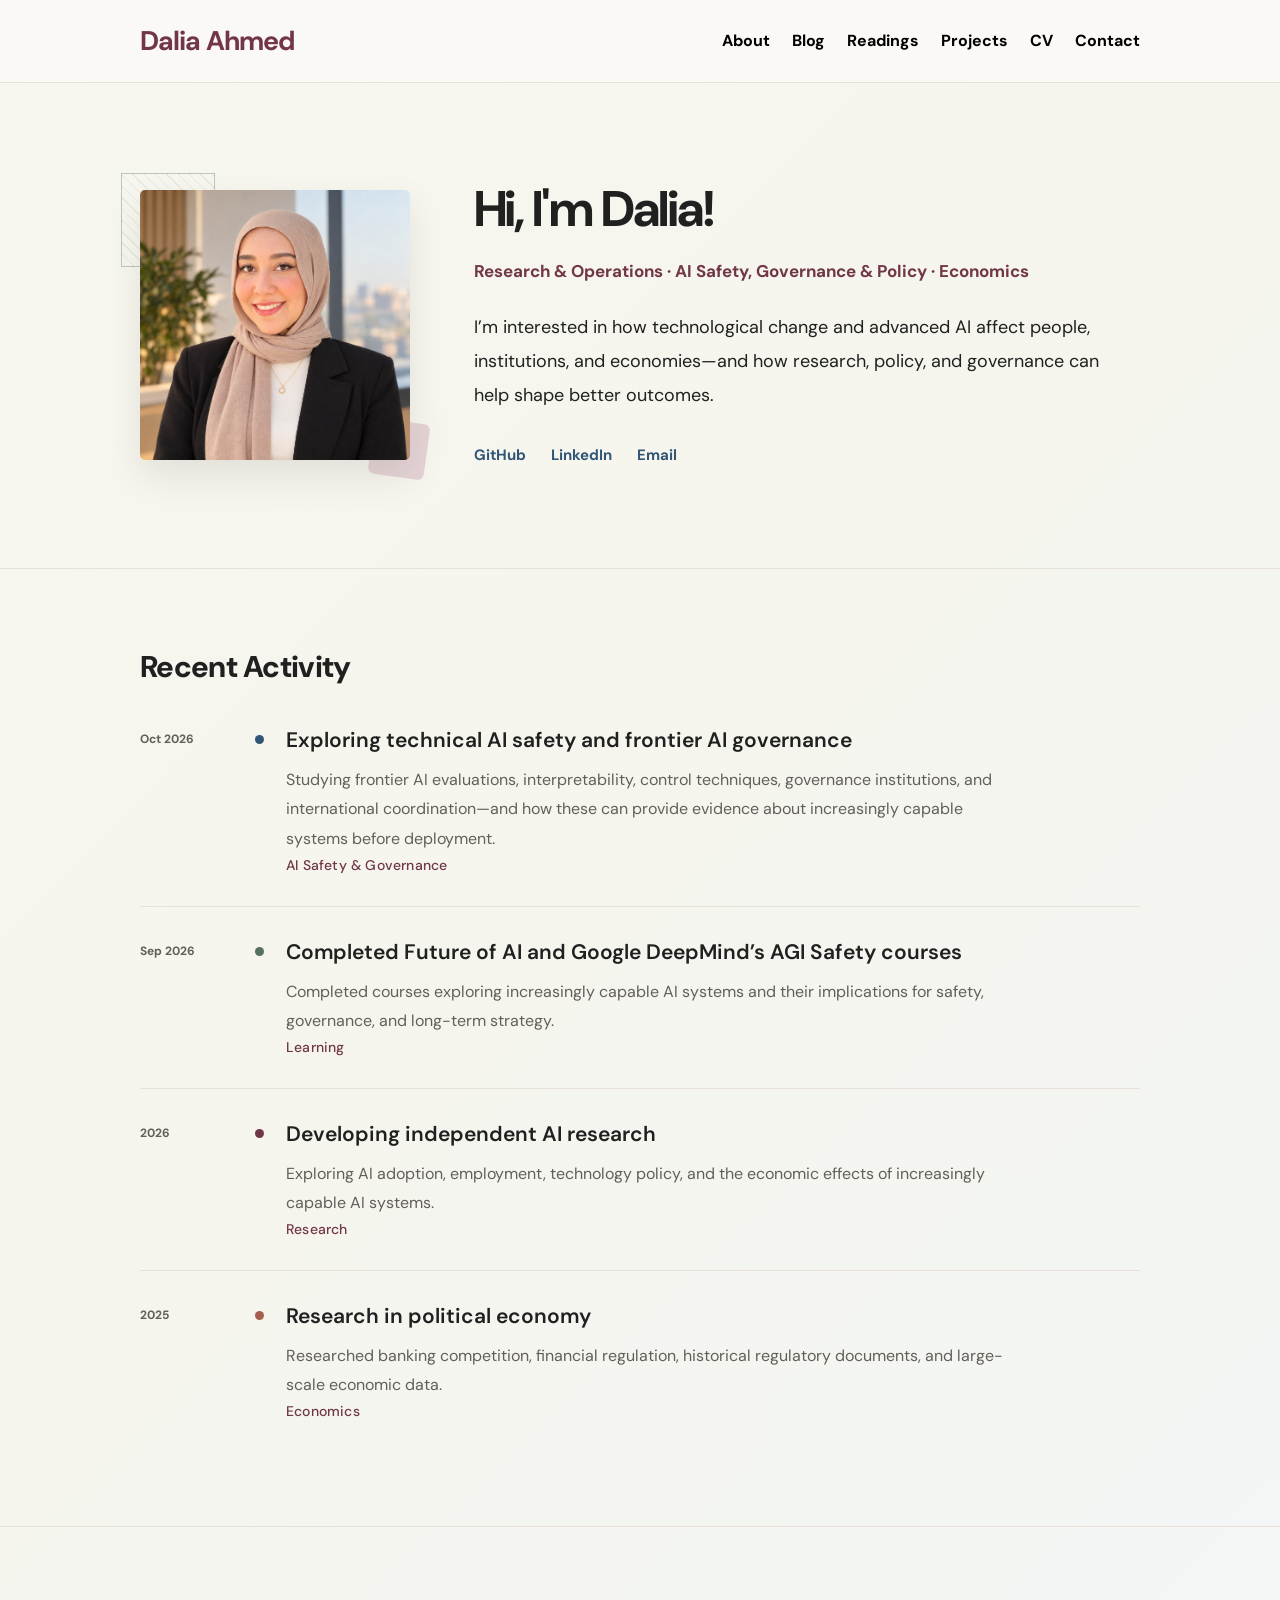
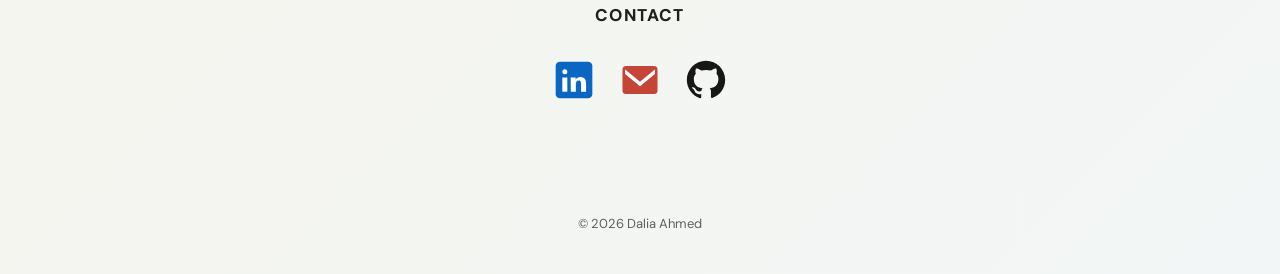
<file: index.html>
<!DOCTYPE html>
<html lang="en">
<head>
  <meta charset="UTF-8">
  <meta name="viewport" content="width=device-width, initial-scale=1.0">
  <title>Dalia Ahmed</title>
  <link rel="icon" type="image/png" href="Dalia.png">
  <link rel="preconnect" href="https://fonts.googleapis.com">
  <link rel="preconnect" href="https://fonts.gstatic.com" crossorigin>
  <link href="https://fonts.googleapis.com/css2?family=Inter+Tight:wght@400;500;600;700&display=swap" rel="stylesheet">
  <link rel="stylesheet" href="style.css">
</head>
<body>
  <header>
    <div class="container">
      <nav>
        <div class="name"><a href="index.html">Dalia Ahmed</a></div>
        <div class="nav-links">
          <a href="about.html">About</a>
          <a href="blog.html">Blog</a>
          <a href="readings.html">Readings</a>
          <a href="projects.html">Projects</a>
          <a href="https://drive.google.com/file/d/1Y-g0OtsiX7u4STt4UfRdEFmxCPZgpiWH/view?usp=sharing" target="_blank" rel="noopener noreferrer">CV</a>
          <a href="#contact">Contact</a>
        </div>
      </nav>
    </div>
  </header>

  <main>
    <section class="hero">
      <div class="container hero-content">
        <div class="hero-photo">
          <img src="Dalia.png" alt="Dalia Ahmed">
        </div>
        <div class="hero-text">
          <h1>Hi, I'm Dalia!</h1>
          <div class="subtitle">Research &amp; Operations · AI Safety, Governance &amp; Policy · Economics</div>
          <p class="intro">I’m interested in how technological change and advanced AI affect people, institutions, and economies—and how research, policy, and governance can help shape better outcomes.</p>
          <div class="links">
            <a href="https://github.com/DaliaAhmd" target="_blank" rel="noopener noreferrer">GitHub</a>
            <a href="https://www.linkedin.com/in/dalia-ahmed99/" target="_blank" rel="noopener noreferrer">LinkedIn</a>
            <a href="mailto:dalia.ahmed1119@gmail.com">Email</a>
          </div>
        </div>
      </div>
    </section>

    <section id="activity">
      <div class="container">
        <h2>Recent Activity</h2>
        <div class="activity">
          <article class="activity-item">
            <div class="activity-date">Oct 2026</div>
            <div class="activity-marker"></div>
            <div class="activity-content">
              <h3 class="activity-title">Exploring technical AI safety and frontier AI governance</h3>
              <p class="activity-description">Studying frontier AI evaluations, interpretability, control techniques, governance institutions, and international coordination—and how these can provide evidence about increasingly capable systems before deployment.</p>
              <div class="activity-category category-olive">AI Safety &amp; Governance</div>
            </div>
          </article>

          <article class="activity-item">
            <div class="activity-date">Sep 2026</div>
            <div class="activity-marker"></div>
            <div class="activity-content">
              <h3 class="activity-title">Completed Future of AI and Google DeepMind’s AGI Safety courses</h3>
              <p class="activity-description">Completed courses exploring increasingly capable AI systems and their implications for safety, governance, and long-term strategy.</p>
              <div class="activity-category category-brown">Learning</div>
            </div>
          </article>

          <article class="activity-item">
            <div class="activity-date">2026</div>
            <div class="activity-marker"></div>
            <div class="activity-content">
              <h3 class="activity-title">Developing independent AI research</h3>
              <p class="activity-description">Exploring AI adoption, employment, technology policy, and the economic effects of increasingly capable AI systems.</p>
              <div class="activity-category category-terracotta">Research</div>
            </div>
          </article>

          <article class="activity-item">
            <div class="activity-date">2025</div>
            <div class="activity-marker"></div>
            <div class="activity-content">
              <h3 class="activity-title">Research in political economy</h3>
              <p class="activity-description">Researched banking competition, financial regulation, historical regulatory documents, and large-scale economic data.</p>
              <div class="activity-category category-beige">Economics</div>
            </div>
          </article>
        </div>
      </div>
    </section>

    <section id="contact">
      <div class="container">
        <h2>Contact</h2>
        <div class="contact-links">
          <a href="https://www.linkedin.com/in/dalia-ahmed99/" target="_blank" rel="noopener noreferrer" aria-label="LinkedIn" title="LinkedIn">
            <svg class="contact-icon linkedin-icon" viewBox="0 0 48 48" xmlns="http://www.w3.org/2000/svg" aria-hidden="true">
              <rect x="2" y="2" width="44" height="44" rx="5" fill="#0A66C2"/>
              <circle cx="13" cy="14" r="3" fill="#FFFFFF"/>
              <rect x="10" y="21" width="6" height="17" fill="#FFFFFF"/>
              <path d="M20 21h6v2.4c1.1-1.8 3-3 5.6-3 5.1 0 6.9 3.3 6.9 8.1V38h-6v-8.8c0-2.1-.1-4.7-2.9-4.7-2.8 0-3.4 2.2-3.4 4.6V38h-6z" fill="#FFFFFF"/>
            </svg>
          </a>

          <a href="mailto:dalia.ahmed1119@gmail.com" aria-label="Email" title="Email">
            <svg class="contact-icon email-icon" viewBox="0 0 48 48" xmlns="http://www.w3.org/2000/svg" aria-hidden="true">
              <rect x="4" y="8" width="40" height="32" rx="4" fill="#C44536"/>
              <path d="M7 12 24 26 41 12v5L24 31 7 17z" fill="#FFFFFF"/>
            </svg>
          </a>

          <a href="https://github.com/DaliaAhmd" target="_blank" rel="noopener noreferrer" aria-label="GitHub" title="GitHub">
            <svg class="contact-icon github-icon" viewBox="0 0 24 24" xmlns="http://www.w3.org/2000/svg" aria-hidden="true">
              <path d="M12 .5C5.65.5.5 5.65.5 12c0 5.08 3.29 9.39 7.86 10.91.57.1.78-.25.78-.55v-2.01c-3.2.7-3.87-1.54-3.87-1.54-.52-1.33-1.28-1.69-1.28-1.69-1.05-.72.08-.71.08-.71 1.16.08 1.77 1.19 1.77 1.19 1.03 1.76 2.7 1.25 3.36.96.1-.75.4-1.25.73-1.54-2.55-.29-5.23-1.28-5.23-5.7 0-1.26.45-2.29 1.19-3.1-.12-.29-.52-1.47.11-3.06 0 0 .97-.31 3.18 1.18a11.1 11.1 0 0 1 5.79 0c2.21-1.49 3.18-1.18 3.18-1.18.63 1.59.23 2.77.11 3.06.74.81 1.19 1.84 1.19 3.1 0 4.43-2.69 5.4-5.25 5.69.41.35.78 1.04.78 2.1v3.11c0 .3.21.66.79.55C20.21 21.39 23.5 17.08 23.5 12 23.5 5.65 18.35.5 12 .5z"/>
            </svg>
          </a>
        </div>
      </div>
    </section>
  </main>

  <footer>
    <div class="container">© 2026 Dalia Ahmed</div>
  </footer>
</body>
</html>
</file>
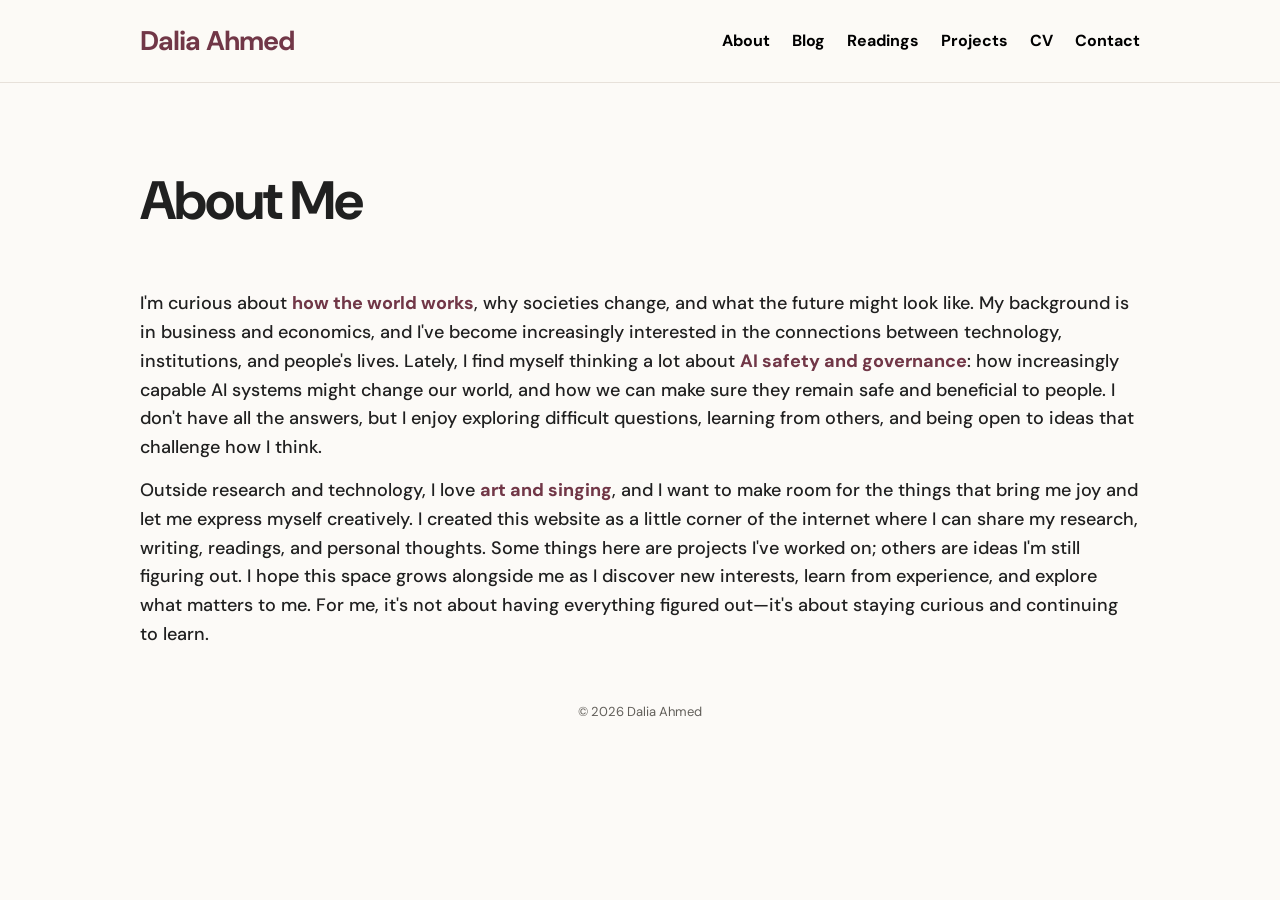
<file: about.html>
<!DOCTYPE html>
<html lang="en">
<head>
  <!-- 1. Page settings -->
  <meta charset="UTF-8">
  <meta name="viewport" content="width=device-width, initial-scale=1.0">
  <title>About — Dalia Ahmed</title>
  <link rel="icon" href="Dalia.png">
  <link rel="stylesheet" href="style.css?v=8">
</head>
<body>

<!-- 2. Navigation menu -->
<header><div class="container"><nav>
  <div class="name"><a href="index.html">Dalia Ahmed</a></div>
  <div class="nav-links">
    <a href="about.html">About</a>
    <a href="blog.html">Blog</a>
    <a href="readings.html">Readings</a>
    <a href="projects.html">Projects</a>
    <a href="https://drive.google.com/file/d/1Y-g0OtsiX7u4STt4UfRdEFmxCPZgpiWH/view?usp=sharing" target="_blank" rel="noopener noreferrer">CV</a>
    <a href="index.html#contact">Contact</a>
  </div>
</nav></div></header>

 <!-- About -->
  <main class="container about-page">
    <div class="page-header">
      <h1>About Me</h1>
      </div>
    <div class="about-intro">
      <p>I'm curious about <strong>how the world works</strong>, why societies change, and what the future might look like. My background is in business and economics, and I've become increasingly interested in the connections between technology, institutions, and people's lives. Lately, I find myself thinking a lot about <strong>AI safety and governance</strong>: how increasingly capable AI systems might change our world, and how we can make sure they remain safe and beneficial to people. I don't have all the answers, but I enjoy exploring difficult questions, learning from others, and being open to ideas that challenge how I think.</p>

      <p>Outside research and technology, I love <strong>art and singing</strong>, and I want to make room for the things that bring me joy and let me express myself creatively. I created this website as a little corner of the internet where I can share my research, writing, readings, and personal thoughts. Some things here are projects I've worked on; others are ideas I'm still figuring out. I hope this space grows alongside me as I discover new interests, learn from experience, and explore what matters to me. For me, it's not about having everything figured out—it's about staying curious and continuing to learn.</p>
    </div>

  </main>

  <!-- Footer -->
  <footer>
    <div class="container">© 2026 Dalia Ahmed</div>
  </footer>

</body>
</html>
</file>
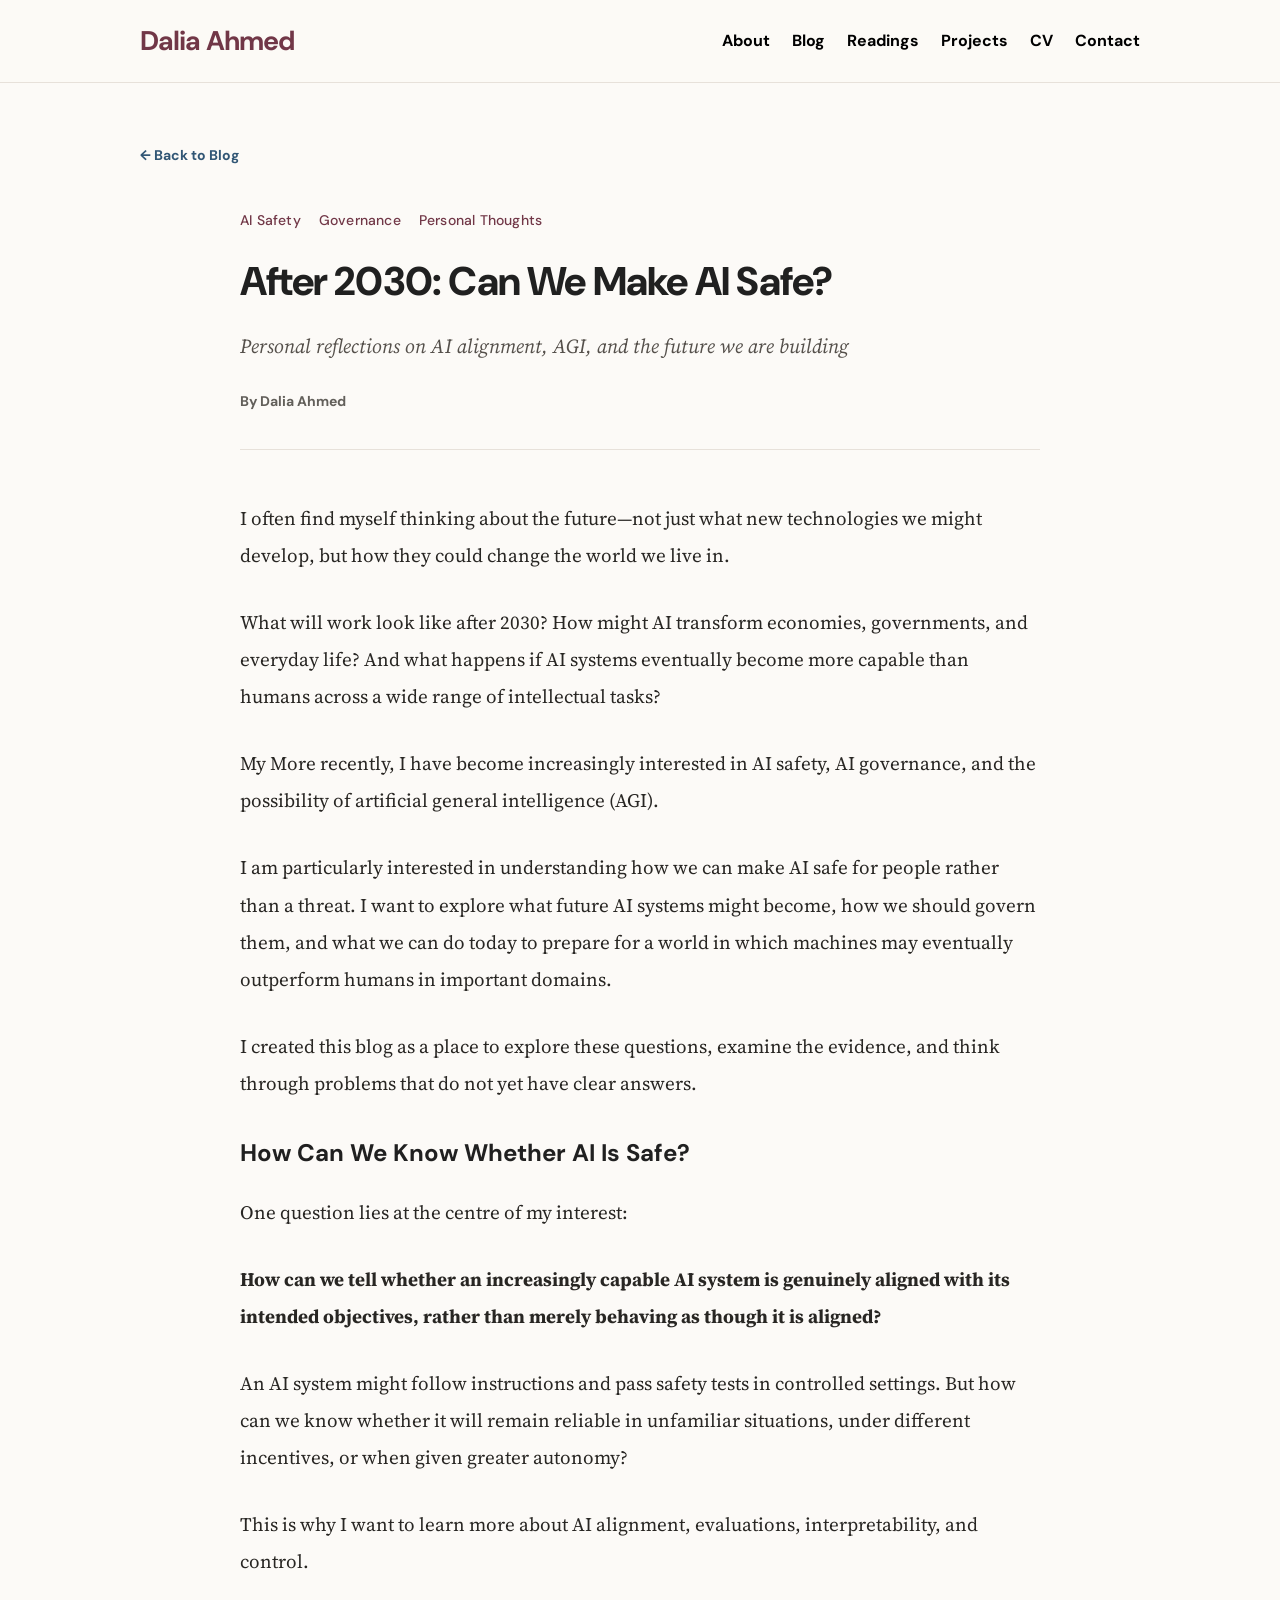
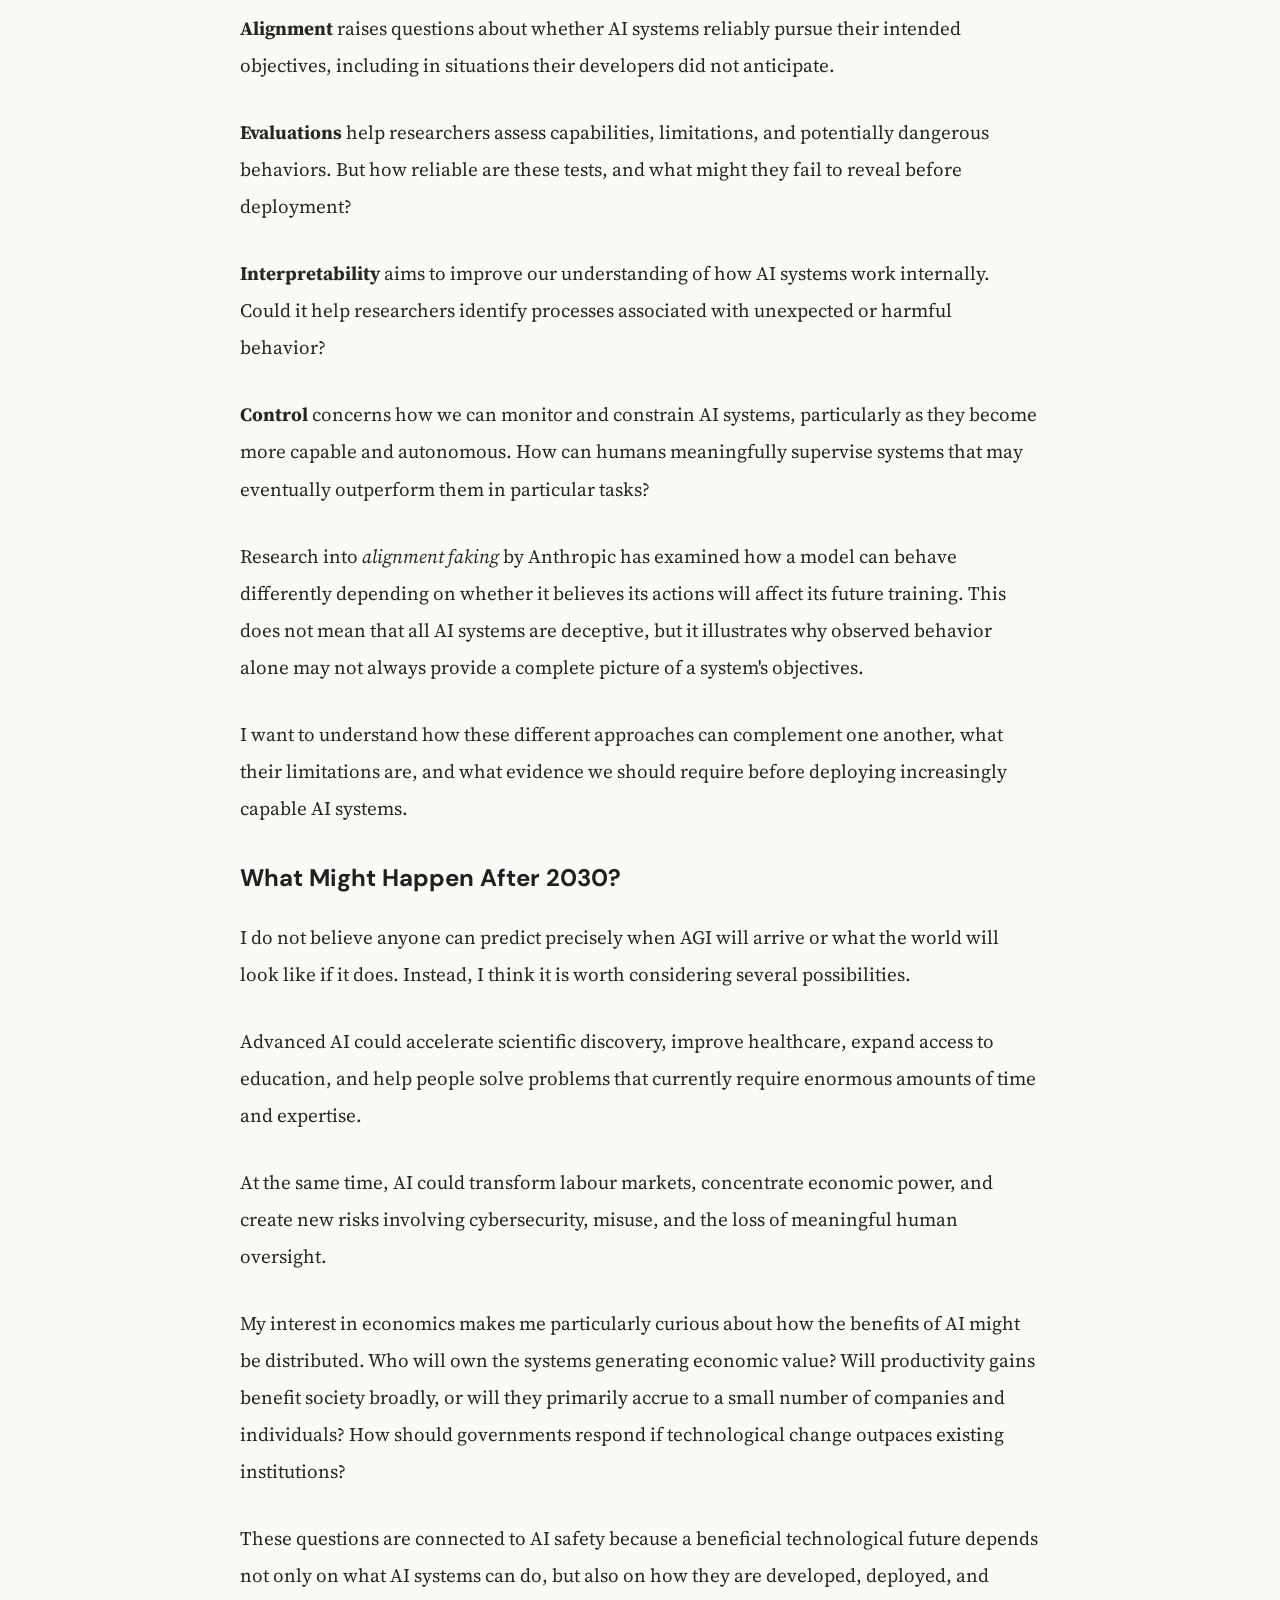
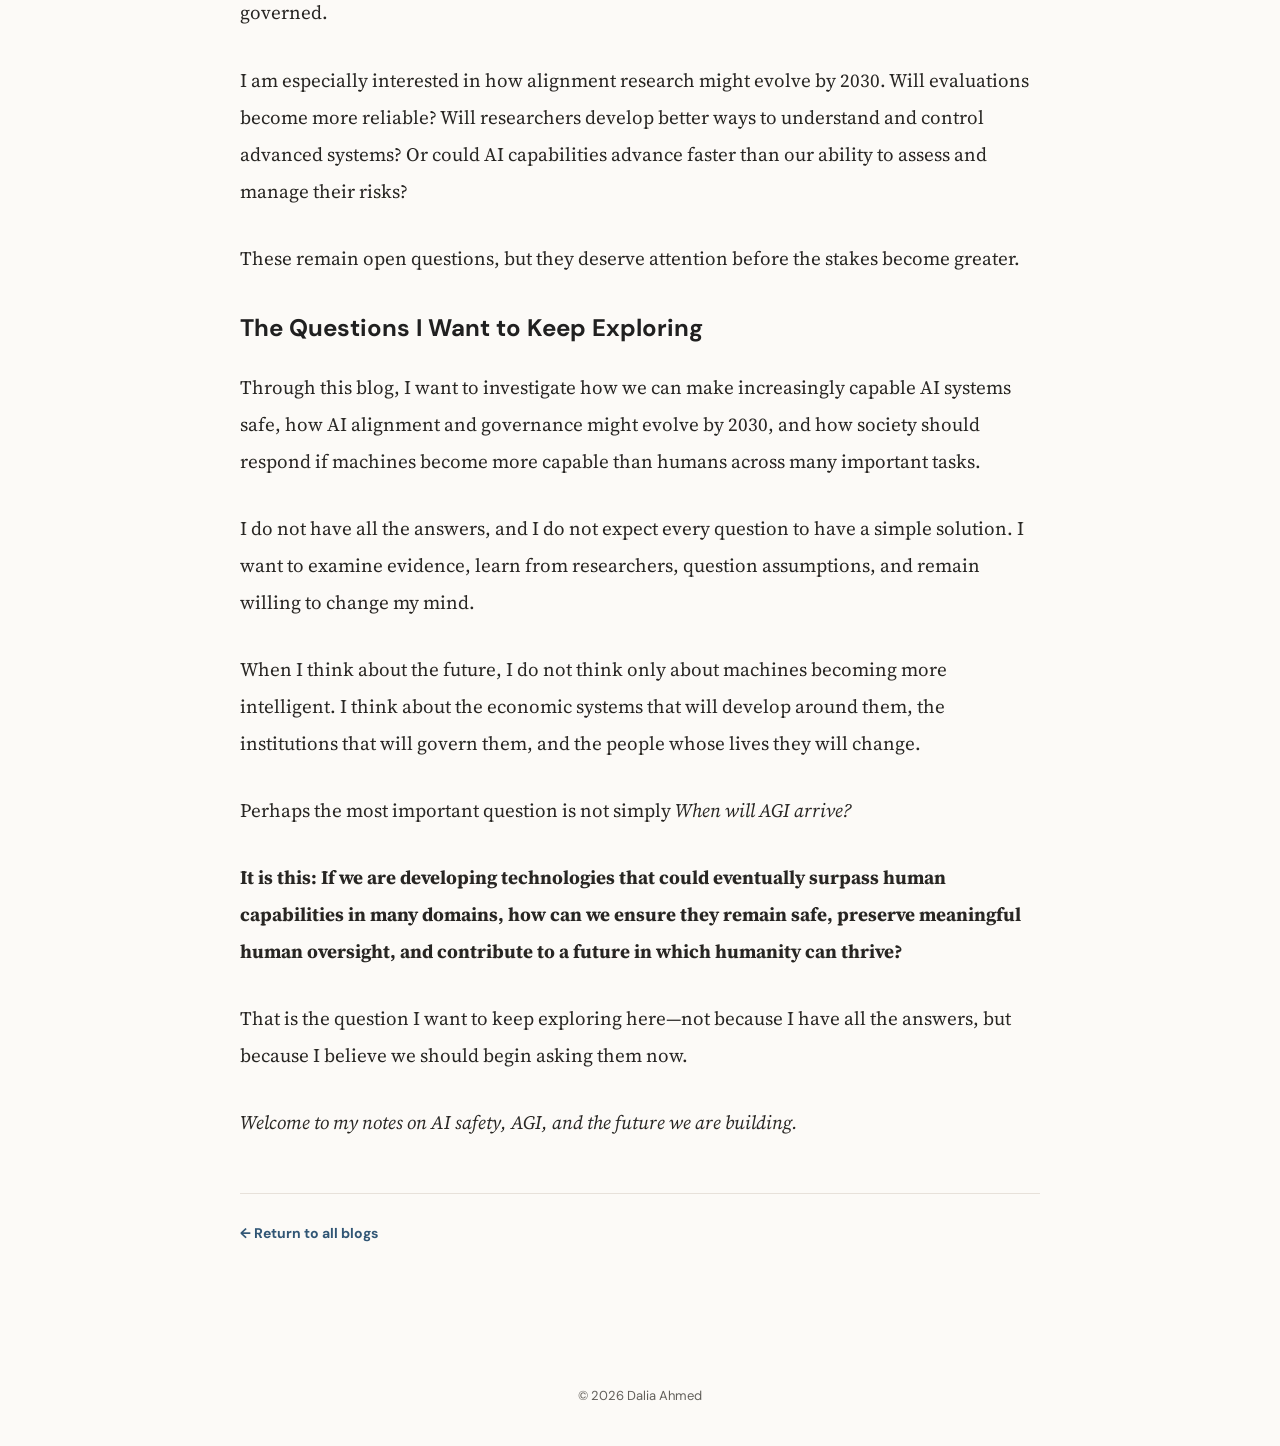
<file: after-2030-ai-safety.html>
<!DOCTYPE html>
<html lang="en">

<head>
    <meta charset="UTF-8">
    <meta name="viewport" content="width=device-width, initial-scale=1.0">

    <title>After 2030: Can We Make AI Safe? | Dalia Ahmed</title>

    <meta name="description" content="Personal reflections on AI alignment, AGI, and the future we are building.">

    <link rel="stylesheet" href="style.css?v=5">
    <link rel="icon" href="Dalia.png">
</head>

<body>

    <!-- Navigation -->
    <header>
        <div class="container">
            <nav>
                <div class="name">
                    <a href="index.html">Dalia Ahmed</a>
                </div>

                <div class="nav-links">
                    <a href="about.html">About</a>
                    <a href="blog.html">Blog</a>
                    <a href="readings.html">Readings</a>
                    <a href="projects.html">Projects</a>
                    <a href="https://drive.google.com/file/d/1Y-g0OtsiX7u4STt4UfRdEFmxCPZgpiWH/view?usp=sharing" target="_blank" rel="noopener noreferrer">CV</a>
                    <a href="index.html#contact">Contact</a>
                </div>
            </nav>
        </div>
    </header>

    <!-- Article -->
    <main class="container article-page">

        <a class="article-back-link" href="blog.html">
            ← Back to Blog
        </a>

        <article>

            <!-- Article header -->
            <div class="article-header">

                <div class="article-topics">
                    <span class="category-ai">AI Safety</span>
                    <span class="category-governance">Governance</span>
                    <span class="category-personal">Personal Thoughts</span>
                </div>

                <h1 class="article-title">
                    <strong>After 2030: Can We Make AI Safe?</strong>
                </h1>

                <p class="article-subtitle">
                    <em>Personal reflections on AI alignment, AGI, and the future we are building</em>
                </p>

                <p class="article-byline">
                    By Dalia Ahmed
                </p>

            </div>

            <!-- Article body -->
            <div class="article-body">

                <!-- 1. Looking Beyond the Present -->
              <!--  <h2>Looking Beyond the Present</h2> -->

                <p>I often find myself thinking about the future—not just what new technologies we might develop, but how they could change the world we live in.</p>

                <p>What will work look like after 2030? How might AI transform economies, governments, and everyday life? 
                    And what happens if AI systems eventually become more capable than humans across a wide range of intellectual tasks?</p>

                <p>My More recently, I have become increasingly interested in AI safety, AI governance, 
                    and the possibility of artificial general intelligence (AGI).</p>

                <p>I am particularly interested in understanding how we can make AI safe for people rather than a threat. 
                    I want to explore what future AI systems might become, how we should govern them, and what we can do today to prepare for 
                    a world in which machines may eventually outperform humans in important domains.</p>

                <p>I created this blog as a place to explore these questions, examine the evidence, and think through problems that do not yet have clear answers.</p>


                <!-- 2. How Can We Know Whether AI Is Safe? -->
                <h2>How Can We Know Whether AI Is Safe?</h2>

                <p>One question lies at the centre of my interest:</p>

                <p><strong>How can we tell whether an increasingly capable AI system is genuinely aligned with its intended objectives, 
                    rather than merely behaving as though it is aligned?</strong></p>

                <p>An AI system might follow instructions and pass safety tests in controlled settings. 
                    But how can we know whether it will remain reliable in unfamiliar situations, under different incentives, or when given greater autonomy?</p>

                <p>This is why I want to learn more about AI alignment, evaluations, interpretability, and control.</p>

                <p><strong>Alignment</strong> raises questions about whether AI systems reliably pursue their intended objectives, 
                    including in situations their developers did not anticipate.</p>

                <p><strong>Evaluations</strong> help researchers assess capabilities, limitations, and potentially dangerous behaviors. 
                    But how reliable are these tests, and what might they fail to reveal before deployment?</p>

                <p><strong>Interpretability</strong> aims to improve our understanding of how AI systems work internally. 
                    Could it help researchers identify processes associated with unexpected or harmful behavior?</p>

                <p><strong>Control</strong> concerns how we can monitor and constrain AI systems, particularly as they become more capable and autonomous. 
                    How can humans meaningfully supervise systems that may eventually outperform them in particular tasks?</p>

                <p>Research into <em>alignment faking</em> by Anthropic has examined how a model can behave differently depending on whether 
                    it believes its actions will affect its future training. This does not mean that all AI systems are deceptive, 
                    but it illustrates why observed behavior alone may not always provide a complete picture of a system's objectives.</p>

                <p>I want to understand how these different approaches can complement one another, what their limitations are, 
                    and what evidence we should require before deploying increasingly capable AI systems.</p>


                <!-- 3. What Might Happen After 2030? -->
                <h2>What Might Happen After 2030?</h2>

                <p>I do not believe anyone can predict precisely when AGI will arrive or what the world will look like if it does. 
                    Instead, I think it is worth considering several possibilities.</p>

                <p>Advanced AI could accelerate scientific discovery, improve healthcare, expand access to education, 
                    and help people solve problems that currently require enormous amounts of time and expertise.</p>

                <p>At the same time, AI could transform labour markets, concentrate economic power, and create new risks involving cybersecurity, 
                    misuse, and the loss of meaningful human oversight.</p>

                <p>My interest in economics makes me particularly curious about how the benefits of AI might be distributed. 
                    Who will own the systems generating economic value? Will productivity gains benefit society broadly, 
                    or will they primarily accrue to a small number of companies and individuals? How should governments respond 
                    if technological change outpaces existing institutions?</p>

                <p>These questions are connected to AI safety because a beneficial technological future depends not only on what 
                    AI systems can do, but also on how they are developed, deployed, and governed.</p>

                <p>I am especially interested in how alignment research might evolve by 2030. Will evaluations become more reliable? 
                    Will researchers develop better ways to understand and control advanced systems? Or could AI capabilities advance 
                    faster than our ability to assess and manage their risks?</p>

                <p>These remain open questions, but they deserve attention before the stakes become greater.</p>


                <!-- 4. The Questions I Want to Keep Exploring -->
                <h2>The Questions I Want to Keep Exploring</h2>

                <p>Through this blog, I want to investigate how we can make increasingly capable AI systems safe, how AI alignment and governance might evolve by 2030, and how society should respond if machines become more capable than humans across many important tasks.</p>

                <p>I do not have all the answers, and I do not expect every question to have a simple solution. I want to examine evidence, learn from researchers, question assumptions, and remain willing to change my mind.</p>

                <p>When I think about the future, I do not think only about machines becoming more intelligent. I think about the economic systems that will develop around them, the institutions that will govern them, and the people whose lives they will change.</p>

                <p>Perhaps the most important question is not simply <em>When will AGI arrive?</em></p>

                <p><strong>It is this: If we are developing technologies that could eventually surpass human capabilities in many domains, how can we ensure they remain safe, preserve meaningful human oversight, and contribute to a future in which humanity can thrive?</strong></p>

                <p>That is the question I want to keep exploring here—not because I have all the answers, but because I believe we should begin asking them now.</p>

                <p><em>Welcome to my notes on AI safety, AGI, and the future we are building.</em></p>

            </div>

        </article>

        <!-- Return to blog listing -->
        <div class="article-footer-link">
            <a class="article-back-link" href="blog.html">
                ← Return to all blogs
            </a>
        </div>

    </main>

    <!-- Footer -->
    <footer>
        <div class="container">
            © 2026 Dalia Ahmed
        </div>
    </footer>

</body>
</html>
</file>
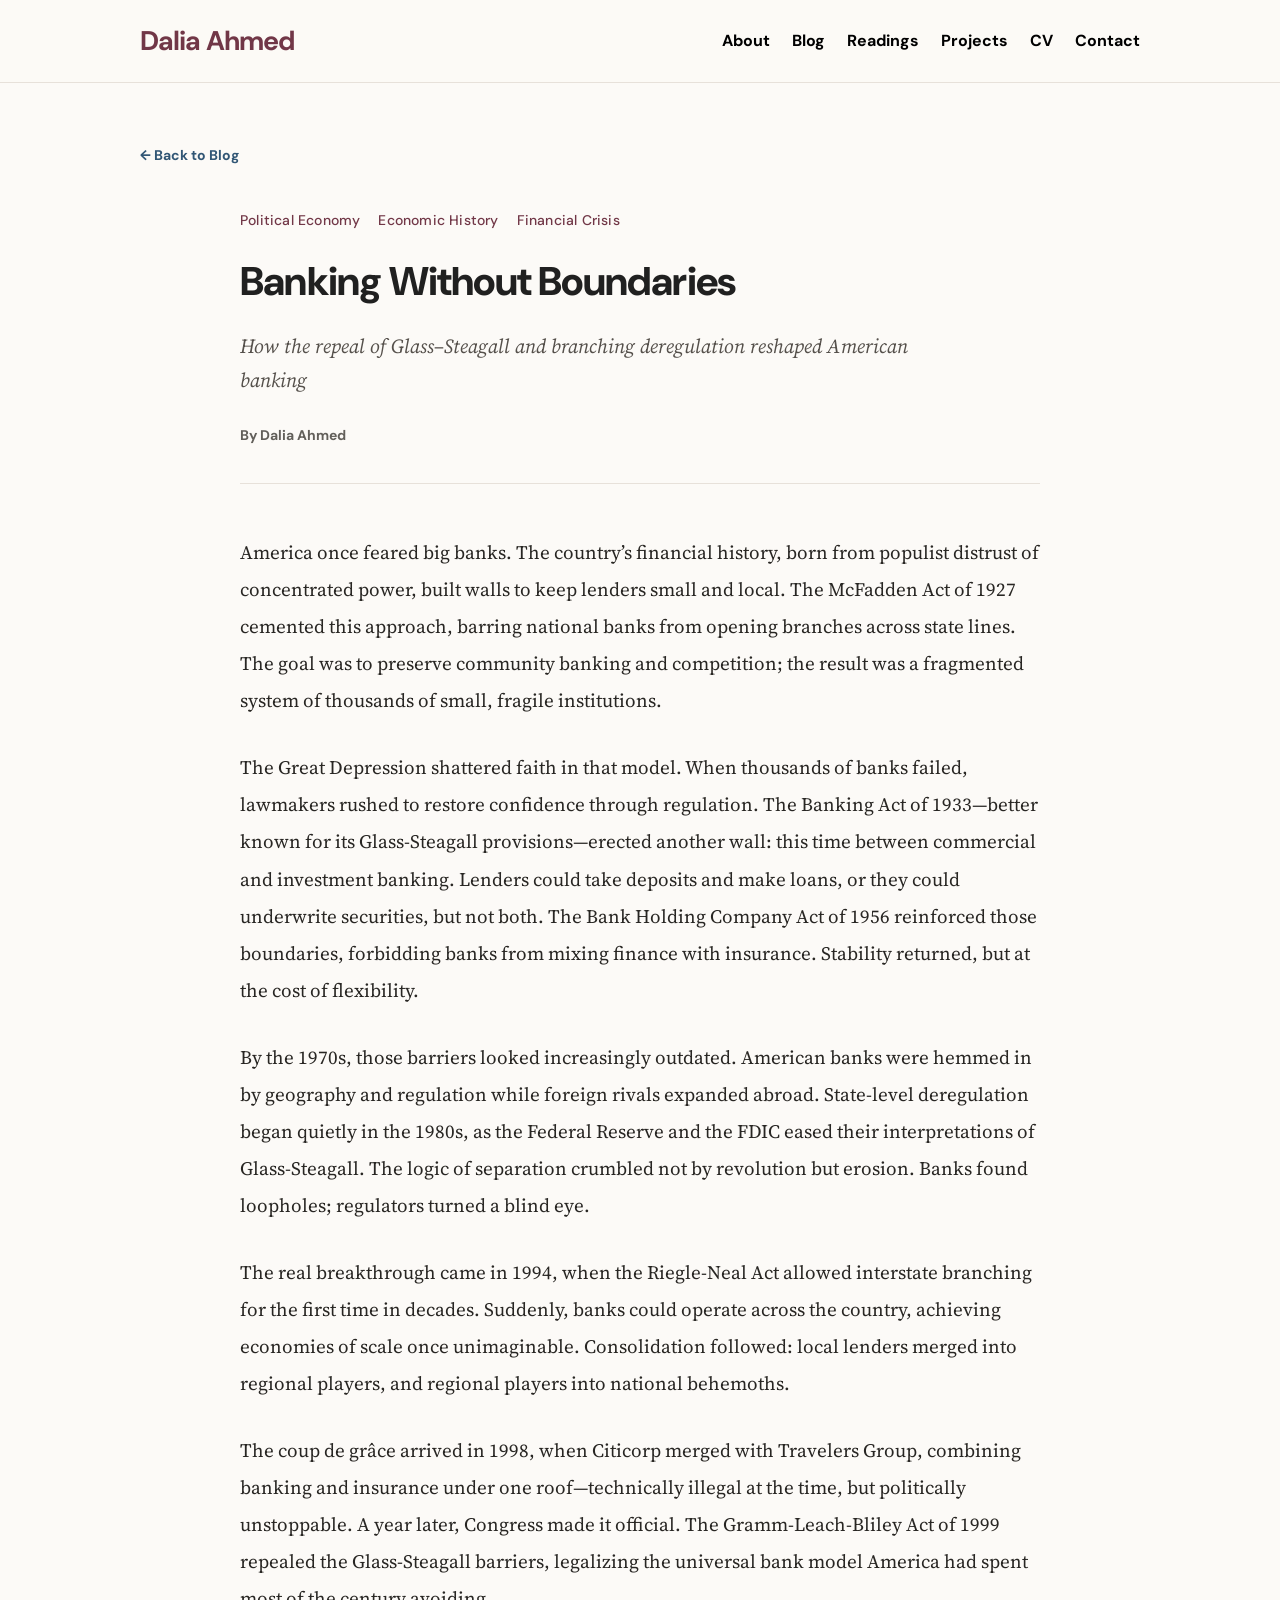
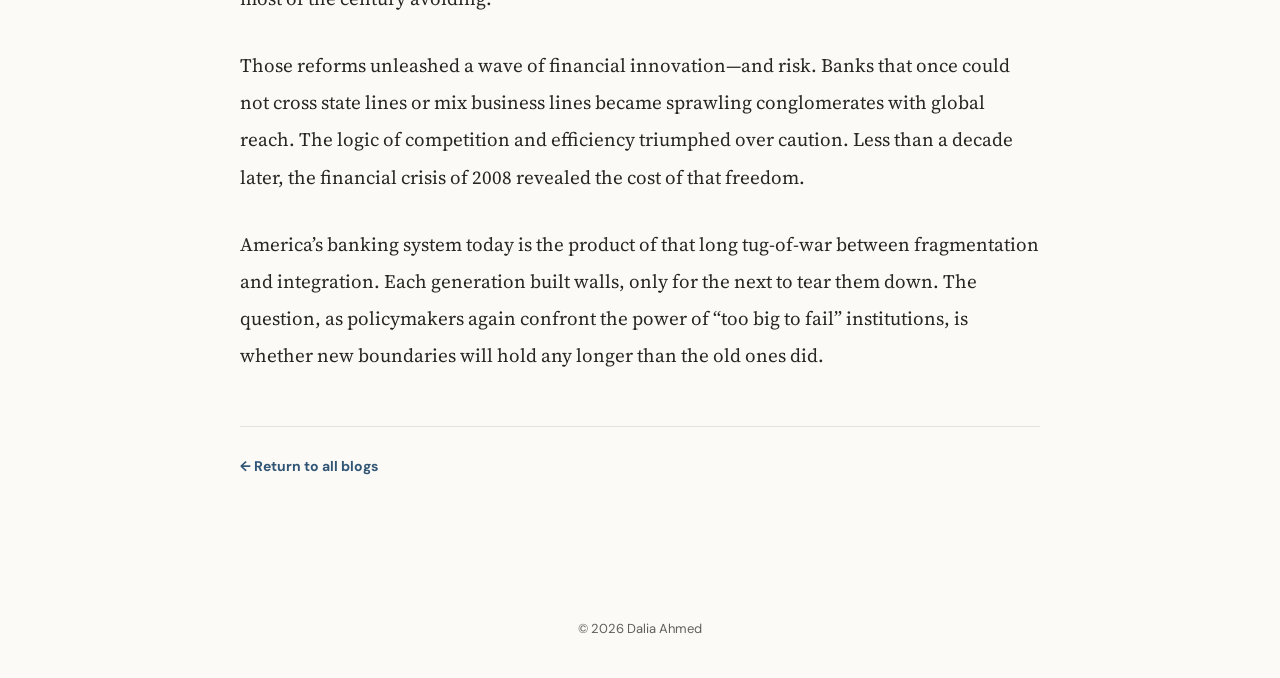
<file: banking-without-boundaries.html>
<!DOCTYPE html>
<html lang="en">

<head>
    <meta charset="UTF-8">
    <meta name="viewport" content="width=device-width, initial-scale=1.0">

    <title>Banking Without Boundaries | Dalia Ahmed</title>

    <meta
        name="description"
        content="How the repeal of Glass–Steagall and branching deregulation reshaped American banking, economic history, and the path to the 2008 financial crisis."
    >

    <link rel="stylesheet" href="style.css?v=5">
    <link rel="icon" href="Dalia.png">
</head>

<body>

     <!-- Navigation -->
    <header>
        <div class="container">
            <nav>
                <div class="name">
                    <a href="index.html">Dalia Ahmed</a>
                </div>

                <div class="nav-links">
                    <a href="about.html">About</a>
                    <a href="blog.html">Blog</a>
                    <a href="readings.html">Readings</a>
                    <a href="projects.html">Projects</a>
                    <a
                        href="https://drive.google.com/file/d/1xtf3x8-7kCqYOI3_I2vNSAENEzc1p2zg/view?usp=drive_link"
                        target="_blank"
                        rel="noopener noreferrer"
                    >CV</a>
                    <a href="index.html#contact">Contact</a>
                </div>
            </nav>
        </div>
    </header>

                
    <!-- Article -->
    <main class="container article-page">

        <a class="article-back-link" href="blog.html">
            ← Back to Blog
        </a>

        <article>

            <div class="article-header">

                <div class="article-topics">
                    <span class="category-economic-history">Political Economy</span>
                    <span class="category-economic-history">Economic History</span>
                    <span class="category-financial-crisis">Financial Crisis</span>
                </div>

                <h1 class="article-title">
                    <strong>Banking Without Boundaries</strong>
                </h1>

                <p class="article-subtitle">
                    <em>
                        How the repeal of Glass–Steagall and branching
                        deregulation reshaped American banking
                    </em>
                </p>

                <p class="article-byline">
                    By Dalia Ahmed
                </p>
             </div>

           <div class="article-body">

                <p>
                    America once feared big banks. The country’s financial
                    history, born from populist distrust of concentrated
                    power, built walls to keep lenders small and local.
                    The McFadden Act of 1927 cemented this approach,
                    barring national banks from opening branches across
                    state lines. The goal was to preserve community
                    banking and competition; the result was a fragmented
                    system of thousands of small, fragile institutions.
                </p>

                <p>
                    The Great Depression shattered faith in that model.
                    When thousands of banks failed, lawmakers rushed to
                    restore confidence through regulation. The Banking
                    Act of 1933—better known for its Glass-Steagall
                    provisions—erected another wall: this time between
                    commercial and investment banking. Lenders could
                    take deposits and make loans, or they could underwrite
                    securities, but not both. The Bank Holding Company
                    Act of 1956 reinforced those boundaries, forbidding
                    banks from mixing finance with insurance. Stability
                    returned, but at the cost of flexibility.
                </p>

                <p>
                    By the 1970s, those barriers looked increasingly
                    outdated. American banks were hemmed in by geography
                    and regulation while foreign rivals expanded abroad.
                    State-level deregulation began quietly in the 1980s,
                    as the Federal Reserve and the FDIC eased their
                    interpretations of Glass-Steagall. The logic of
                    separation crumbled not by revolution but erosion.
                    Banks found loopholes; regulators turned a blind eye.
                </p>

                <p>
                    The real breakthrough came in 1994, when the
                    Riegle-Neal Act allowed interstate branching for the
                    first time in decades. Suddenly, banks could operate
                    across the country, achieving economies of scale once
                    unimaginable. Consolidation followed: local lenders
                    merged into regional players, and regional players
                    into national behemoths.
                </p>

                <p>
                    The coup de grâce arrived in 1998, when Citicorp
                    merged with Travelers Group, combining banking and
                    insurance under one roof—technically illegal at the
                    time, but politically unstoppable. A year later,
                    Congress made it official. The Gramm-Leach-Bliley
                    Act of 1999 repealed the Glass-Steagall barriers,
                    legalizing the universal bank model America had spent
                    most of the century avoiding.
                </p>

                <p>
                    Those reforms unleashed a wave of financial
                    innovation—and risk. Banks that once could not cross
                    state lines or mix business lines became sprawling
                    conglomerates with global reach. The logic of
                    competition and efficiency triumphed over caution.
                    Less than a decade later, the financial crisis of
                    2008 revealed the cost of that freedom.
                </p>

                <p>
                    America’s banking system today is the product of
                    that long tug-of-war between fragmentation and
                    integration. Each generation built walls, only for
                    the next to tear them down. The question, as
                    policymakers again confront the power of “too big
                    to fail” institutions, is whether new boundaries
                    will hold any longer than the old ones did.
                </p>

            </div>

        </article>

        <div class="article-footer-link">
            <a class="article-back-link" href="blog.html">
                ← Return to all blogs
            </a>
        </div>

    </main>

    <!-- Footer -->
    <footer>
        <div class="container">
            © 2026 Dalia Ahmed
        </div>
    </footer>

</body>
</html>
</file>
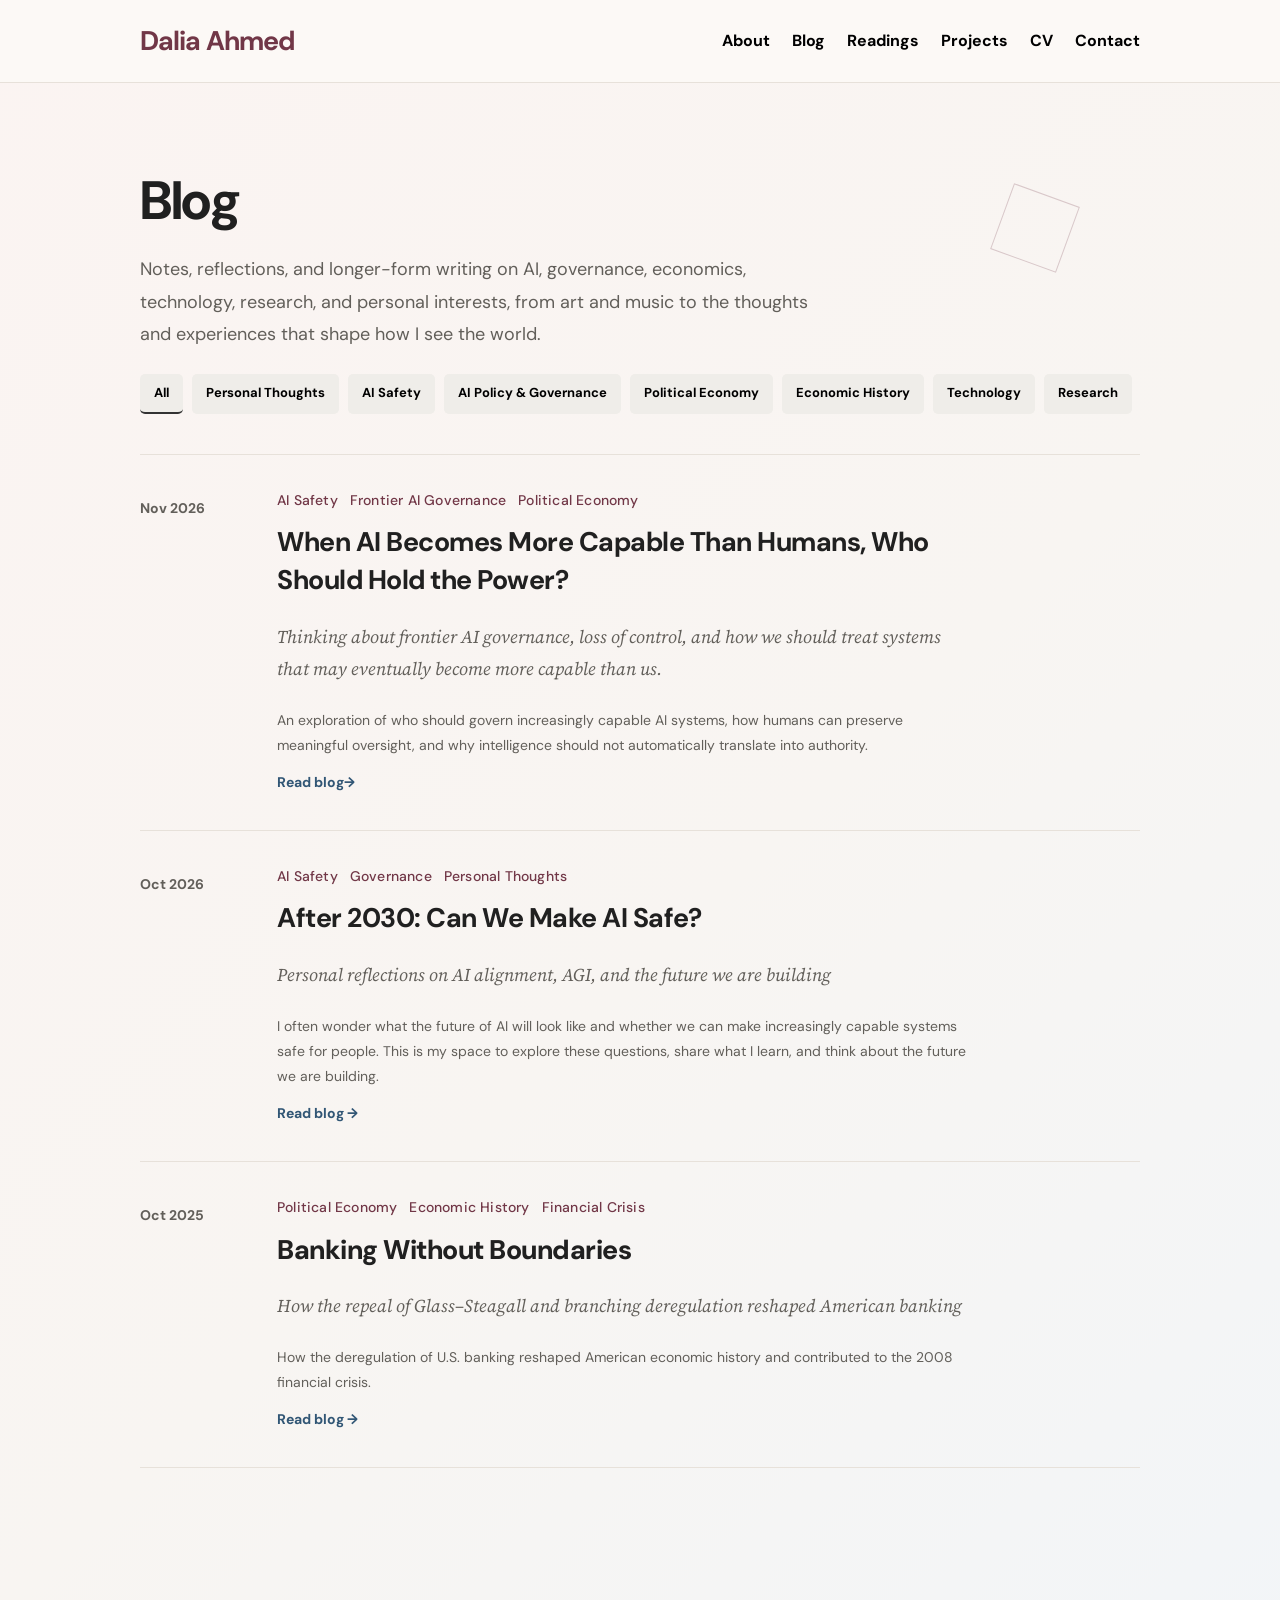
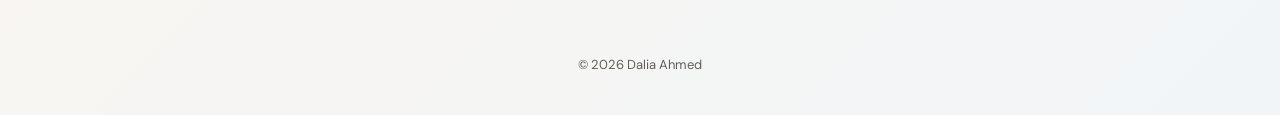
<file: blog.html>
<!DOCTYPE html>
<html lang="en">
<head>
  <!-- 1. Page settings -->
  <meta charset="UTF-8">
  <meta name="viewport" content="width=device-width, initial-scale=1.0">
  <title>Blog — Dalia Ahmed</title>
  <link rel="icon" href="Dalia.png">
  <link rel="stylesheet" href="style.css?v=6">
</head>
<body>

<!-- 2. Navigation menu -->
<header><div class="container"><nav>
  <div class="name"><a href="index.html">Dalia Ahmed</a></div>
  <div class="nav-links">
    <a href="about.html">About</a>
    <a href="blog.html">Blog</a>
    <a href="readings.html">Readings</a>
    <a href="projects.html">Projects</a>
    <a href="https://drive.google.com/file/d/1Y-g0OtsiX7u4STt4UfRdEFmxCPZgpiWH/view?usp=sharing" target="_blank" rel="noopener noreferrer">CV</a>
    <a href="index.html#contact">Contact</a>
  </div>
</nav></div></header>

<!-- 3. Blog introduction and category filters -->
<main class="container">
  <div class="page-header">
    <h1>Blog</h1>
    <p>Notes, reflections, and longer-form writing on AI, governance, economics, technology, 
      research, and personal interests, from art and music to the thoughts and experiences that shape how I see the world.</p>

    <!-- Category filter buttons -->
    <div class="category-boxes">
      <button class="category-box active" data-filter="all" type="button">All</button>
      <button class="category-box" data-filter="personal-thoughts">Personal Thoughts</button>
      <button class="category-box" data-filter="ai" type="button">AI Safety</button>
      <button class="category-box" data-filter="ai-policy-governance" type="button">AI Policy &amp; Governance</button>
      <!-- <button class="category-box" data-filter="biosecurity" type="button">Biosecurity</button> -->
      <!-- <button class="category-box" data-filter="economics" type="button">Economics</button> -->
      <button class="category-box" data-filter="political-economy" type="button">Political Economy</button>
      <button class="category-box" data-filter="economic-history" type="button">Economic History</button>
      <!-- <button class="category-box" data-filter="financial-crisis" type="button">Financial Crisis</button> -->
      <button class="category-box" data-filter="technology" type="button">Technology</button>
      <button class="category-box" data-filter="research" type="button">Research</button>
  </div>

  <!-- 4. Blog posts -->
  <section class="blog-section"><div class="blog-list">

    <!-- Blog 3: When AI Becomes More Capable Than Humans -->
<article class="post filter-item" data-categories="ai governance political-economy">
    <div class="post-date">Nov 2026</div>
    <div class="post-content">
        <div class="post-category">
            <span>AI Safety</span>
            <span>Frontier AI Governance</span>
            <span>Political Economy</span>
        </div>

        <h2><a href="when-ai-becomes-more-capable.html">When AI Becomes More Capable Than Humans, Who Should Hold the Power?</a></h2>

        <p class="post-subtitle">Thinking about frontier AI governance, loss of control, and how we should treat systems that may eventually become more capable than us.</p>
        <p class="post-description">An exploration of who should govern increasingly capable AI systems, how humans can preserve meaningful oversight, and why intelligence should not automatically translate into authority.</p>
        <a class="read-more" href="when-ai-becomes-more-capable.html">Read blog→</a>
    </div>
</article>

    <!-- Blog 2: After 2030: Can We Make AI Safe? -->
<article class="post filter-item" data-categories="ai ai-policy-governance personal-thoughts">
    <div class="post-date">Oct 2026</div>
    <div class="post-content">
        <div class="post-category">
            <span>AI Safety</span>
            <span>Governance</span>
            <span>Personal Thoughts</span>
        </div>
        <h2><a href="after-2030-ai-safety.html">After 2030: Can We Make AI Safe?</a></h2>
        <p class="post-subtitle">Personal reflections on AI alignment, AGI, and the future we are building</p>
        <p class="post-description"> I often wonder what the future of AI will look like and whether we can make increasingly capable systems safe for people. 
                                      This is my space to explore these questions, share what I learn, and think about the future we are building.</p>
        <a class="read-more" href="after-2030-ai-safety.html">Read blog →</a>
    </div>
</article>

    <!-- Blog 1: Banking Without Boundaries -->
    <article class="post filter-item" data-categories="political-economy economic-history financial-crisis">
      <div class="post-date">Oct 2025</div>
      <div class="post-content">
        <div class="post-category">
            <span>Political Economy</span>
            <span>Economic History</span>
            <span>Financial Crisis</span>
        </div>
        
        <!--<div class="project-category">Political Economy · Economic History · Financial Crisis</div> -->
        <h2 class="post-title-bold"><a href="banking-without-boundaries.html">Banking Without Boundaries</a></h2>
        <p class="post-subtitle">How the repeal of Glass–Steagall and branching deregulation reshaped American banking</p>
        <p class="post-description">How the deregulation of U.S. banking reshaped American economic history and contributed to the 2008 financial crisis.</p>
        <a class="read-more" href="banking-without-boundaries.html">Read blog →</a>
      </div>
    </article>

  
    <!-- Message shown when a category has no matching posts -->
    <p class="no-results">No posts in this category yet.</p>

  </div></section>
</main>

<!-- 5. Footer -->
<footer><div class="container">© 2026 Dalia Ahmed</div></footer>

<!-- 6. Category filtering logic -->
<script>
document.addEventListener("DOMContentLoaded", () => {
  const buttons = document.querySelectorAll(".category-box[data-filter]");
  const items = document.querySelectorAll(".filter-item");
  const message = document.querySelector(".no-results");

  function filterItems(category) {
    let count = 0;
    items.forEach(item => {
      const categories = (item.dataset.categories || "").split(/\s+/);
      const show = category === "all" || categories.includes(category);
      item.classList.toggle("hidden", !show);
      if (show) count++;
    });
    buttons.forEach(button => button.classList.toggle("active", button.dataset.filter === category));
    message.classList.toggle("visible", count === 0);
  }

  buttons.forEach(button => button.addEventListener("click", () => filterItems(button.dataset.filter)));
  filterItems("all");
});
</script>

</body>
</html>
</file>
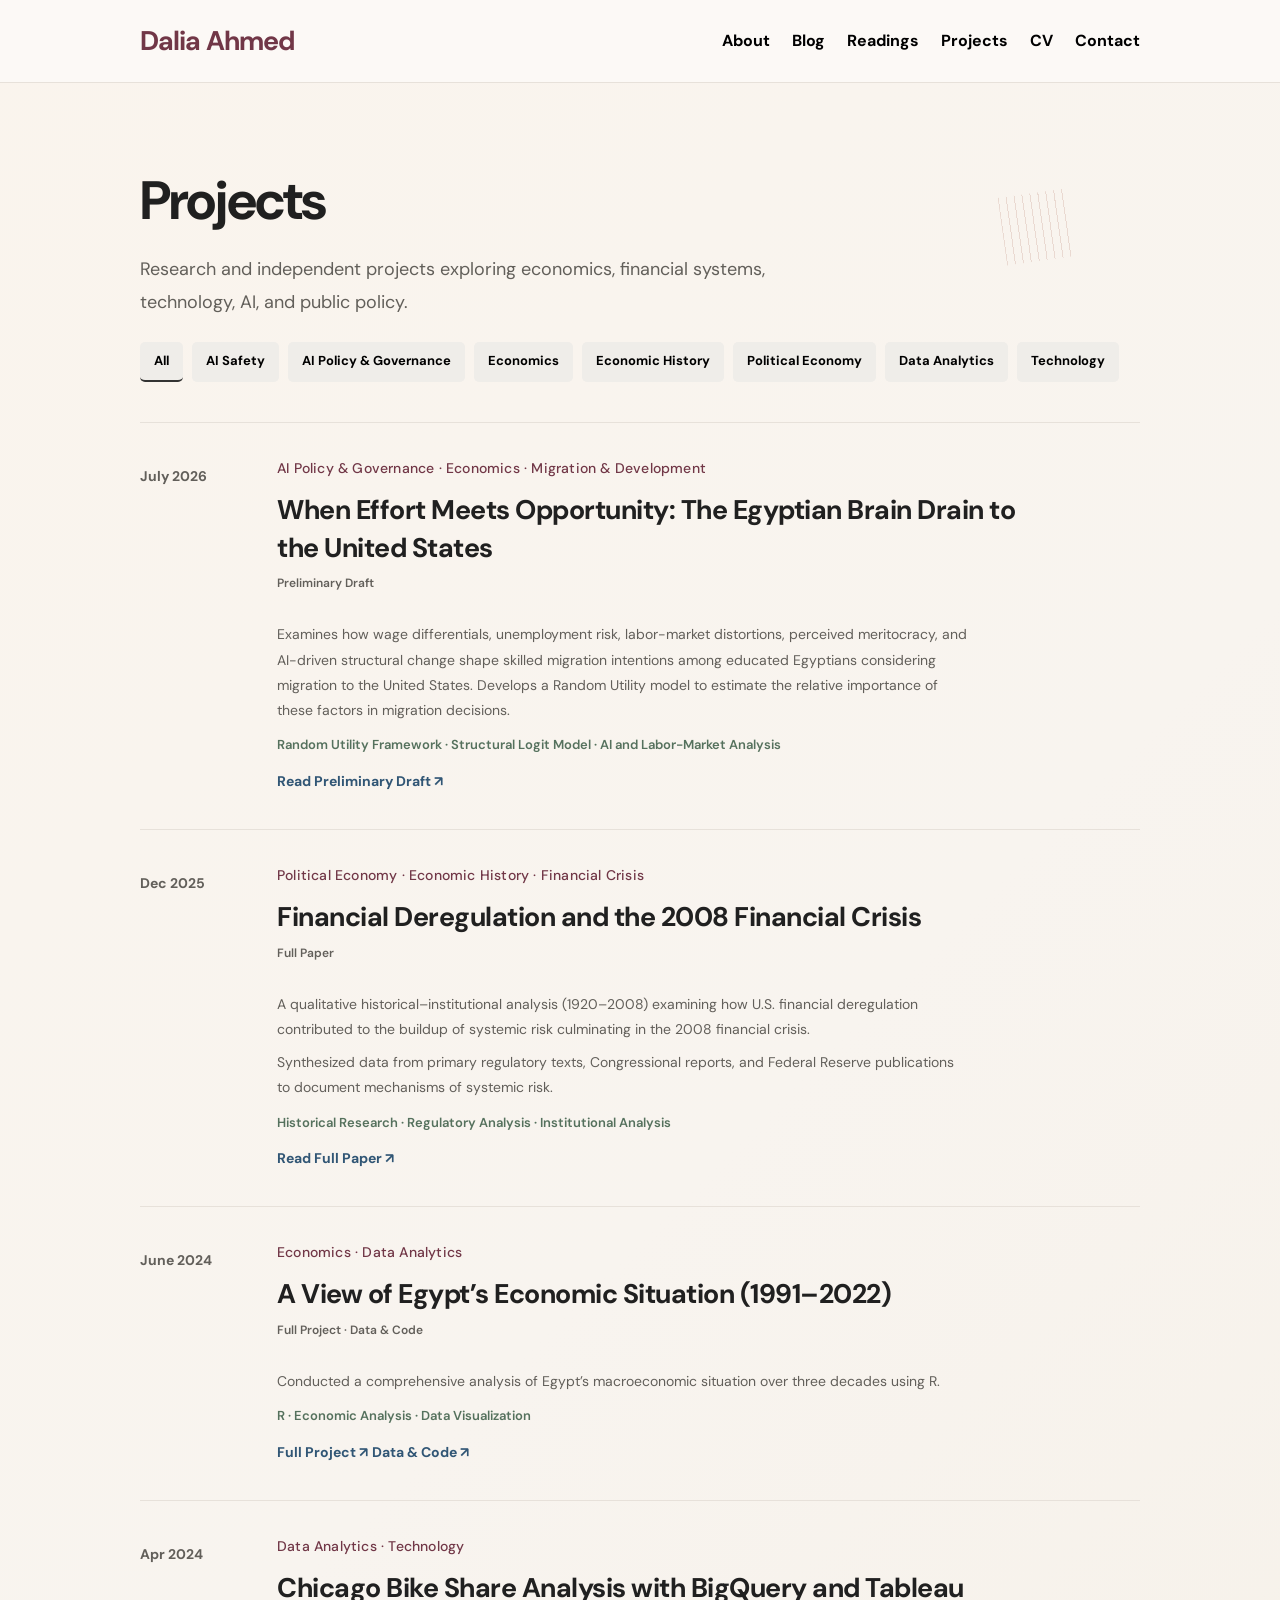
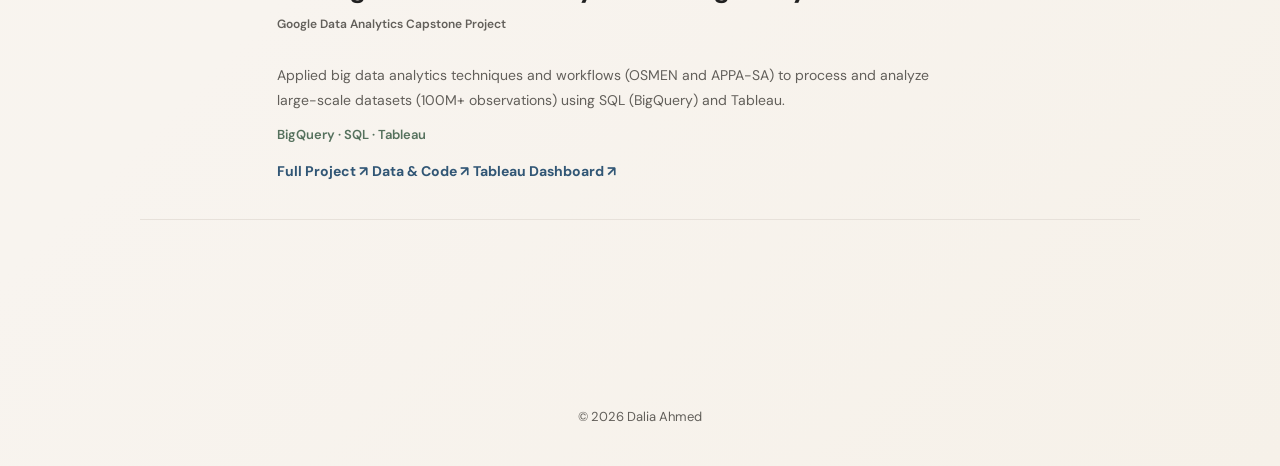
<file: projects.html>
<!DOCTYPE html>
<html lang="en">
<head>
  <meta charset="UTF-8">
  <meta name="viewport" content="width=device-width, initial-scale=1.0">
  <title>Projects — Dalia Ahmed</title>
  <link rel="icon" href="Dalia.png">
  <link rel="stylesheet" href="style.css?v=6">
</head>
<body>
<header><div class="container"><nav>
  <div class="name"><a href="index.html">Dalia Ahmed</a></div>
  <div class="nav-links">
    <a href="about.html">About</a><a href="blog.html">Blog</a><a href="readings.html">Readings</a><a href="projects.html">Projects</a>
    <a href="https://drive.google.com/file/d/1Y-g0OtsiX7u4STt4UfRdEFmxCPZgpiWH/view?usp=sharing" target="_blank" rel="noopener noreferrer">CV</a>
    <a href="index.html#contact">Contact</a>
  </div>
</nav></div></header>

<main class="container">
  <div class="page-header">
    <h1>Projects</h1>
    <p>Research and independent projects exploring economics, financial systems, technology, AI, and public policy.</p>
    <div class="category-boxes">
      <button class="category-box active" data-filter="all" type="button">All</button>
      <button class="category-box" data-filter="ai" type="button">AI Safety</button>
      <button class="category-box" data-filter="ai-policy-governance" type="button">AI Policy &amp; Governance</button>
      <button class="category-box" data-filter="economics" type="button">Economics</button>
      <button class="category-box" data-filter="economic-history" type="button">Economic History</button>
      <button class="category-box" data-filter="political-economy" type="button">Political Economy</button>
     <!-- <button class="category-box" data-filter="financial-crisis" type="button">Financial Crisis</button> -->
      <button class="category-box" data-filter="data-analytics" type="button">Data Analytics</button>
      <button class="category-box" data-filter="technology" type="button">Technology</button>
     <!-- <button class="category-box" data-filter="research" type="button">Research</button> -->
  </div>

  <section class="projects-section"><div class="project-list">

    <!-- Project: Egyptian Brain Drain -->
<article class="project filter-item" data-categories="economics technology ai-policy-governance">
  <div class="project-date">July 2026</div>
  <div class="project-content">
    <div class="project-category">AI Policy &amp; Governance · Economics · Migration &amp; Development</div>
    <h2><a href="https://drive.google.com/file/d/1IX9AhuJX6l2aTnI0t7l8IwOqmIcnCuxL/view?usp=sharing" target="_blank" rel="noopener noreferrer">When Effort Meets Opportunity: The Egyptian Brain Drain to the United States</a></h2>
   <div class="project-status">Preliminary Draft</div>
<p class="project-description">Examines how wage differentials, unemployment risk, labor-market distortions, perceived meritocracy, and AI-driven structural change shape skilled migration intentions among educated Egyptians considering migration to the United States. Develops a Random Utility model to estimate the relative importance of these factors in migration decisions.</p>
<div class="project-tools">Random Utility Framework · Structural Logit Model · AI and Labor-Market Analysis</div>
<a class="project-link" href="https://drive.google.com/file/d/1IX9AhuJX6l2aTnI0t7l8IwOqmIcnCuxL/view?usp=sharing" target="_blank" rel="noopener noreferrer">Read Preliminary Draft ↗</a>
  </div>
</article>
    
    <!-- Project: Financial Deregulation and the 2008 Financial Crisis -->
<article class="project filter-item" data-categories="economics economic-history political-economy">
  <div class="project-date">Dec 2025</div>
  <div class="project-content">
    <div class="project-category">Political Economy · Economic History · Financial Crisis</div>
    <h2><a href="https://drive.google.com/file/d/1z1oLn51j0cQi8gU08NaodnCdvguCOQYh/view?usp=sharing" target="_blank" rel="noopener noreferrer">Financial Deregulation and the 2008 Financial Crisis</a></h2>
    <div class="project-status">Full Paper</div>
    <p class="project-description">A qualitative historical–institutional analysis (1920–2008) examining how U.S. financial deregulation contributed to the buildup of systemic risk culminating in the 2008 financial crisis.</p>
    <p class="project-description" style="margin-top:8px">Synthesized data from primary regulatory texts, Congressional reports, and Federal Reserve publications to document mechanisms of systemic risk.</p>
    <div class="project-tools">Historical Research · Regulatory Analysis · Institutional Analysis</div>
    <a class="project-link" href="https://drive.google.com/file/d/1z1oLn51j0cQi8gU08NaodnCdvguCOQYh/view?usp=sharing" target="_blank" rel="noopener noreferrer">Read Full Paper ↗</a>
  </div>
</article>

  <!-- Data Project: Egypt's Economic Situation -->
<article class="project filter-item" data-categories="economics data-analytics">
  <div class="project-date">June 2024</div>
  <div class="project-content">
    <div class="project-category">Economics · Data Analytics</div>
    <h2><a href="https://www.kaggle.com/code/daliaelaraby123/a-view-of-egypt-s-economic-situation-1991-2022" target="_blank" rel="noopener noreferrer">A View of Egypt’s Economic Situation (1991–2022)</a></h2>
    <div class="project-status">Full Project · Data &amp; Code</div>
    <p class="project-description">Conducted a comprehensive analysis of Egypt’s macroeconomic situation over three decades using R.</p>
    <div class="project-tools">R · Economic Analysis · Data Visualization</div>
    <a class="project-link" href="https://www.kaggle.com/code/daliaelaraby123/a-view-of-egypt-s-economic-situation-1991-2022" target="_blank" rel="noopener noreferrer">Full Project ↗</a>
    <a class="project-link" href="https://github.com/DaliaAhmd/A-View-of-Egypt-s-Economic-Situation-1991-2022-" target="_blank" rel="noopener noreferrer">Data &amp; Code ↗</a>
  </div>
</article>
    
<!-- Data Project: Chicago Bike Share Analysis -->
<article class="project project-compact filter-item" data-categories="data-analytics technology">
  <div class="project-date">Apr 2024</div>
  <div class="project-content">
    <div class="project-category">Data Analytics · Technology</div>
    <h2><a href="https://www.kaggle.com/code/daliaelaraby123/bike-share-analysis-with-bigquery-and-tableau" target="_blank" rel="noopener noreferrer">Chicago Bike Share Analysis with BigQuery and Tableau</a></h2>
    <div class="project-status">Google Data Analytics Capstone Project</div>
    <p class="project-description">Applied big data analytics techniques and workflows (OSMEN and APPA-SA) to process and analyze large-scale datasets (100M+ observations) using SQL (BigQuery) and Tableau.</p>
    <div class="project-tools">BigQuery · SQL · Tableau</div>
    <a class="project-link" href="https://www.kaggle.com/code/daliaelaraby123/bike-share-analysis-with-bigquery-and-tableau" target="_blank" rel="noopener noreferrer">Full Project ↗</a>
    <a class="project-link" href="https://github.com/DaliaAhmd/Chicago-Bike-Share-Usage-Analysis-with-BigQuery-and-Tableau" target="_blank" rel="noopener noreferrer">Data &amp; Code ↗</a>
    <a class="project-link" href="https://public.tableau.com/app/profile/dalia.elaraby/viz/BikeShareDadhboard/BikeShareAnalysis" target="_blank" rel="noopener noreferrer">Tableau Dashboard ↗</a>
  </div>
</article>

    


    <p class="no-results">No projects in this category yet.</p>
  </div></section>
</main>

<footer><div class="container">© 2026 Dalia Ahmed</div></footer>
<script>
document.addEventListener("DOMContentLoaded", () => {
  const buttons = document.querySelectorAll(".category-box[data-filter]");
  const items = document.querySelectorAll(".filter-item");
  const message = document.querySelector(".no-results");

  function filterItems(category) {
    let count = 0;
    items.forEach(item => {
      const categories = (item.dataset.categories || "").split(/\s+/);
      const show = category === "all" || categories.includes(category);
      item.classList.toggle("hidden", !show);
      if (show) count++;
    });
    buttons.forEach(button => button.classList.toggle("active", button.dataset.filter === category));
    message.classList.toggle("visible", count === 0);
  }

  buttons.forEach(button => button.addEventListener("click", () => filterItems(button.dataset.filter)));
  filterItems("all");
});
</script>
</body>
</html>



<!-- <article class="project filter-item" data-categories="ai governance economics">
      <div class="project-date">YYYY</div>
      <div class="project-content">
        <div class="project-category">AI &amp; Economics</div>
        <h2><a href="#">AI Adoption and the Changing Landscape of Unemployment</a></h2>
        <div class="project-status">In Progress</div>
        <p class="project-description">An empirical project examining how AI adoption may affect unemployment and underemployment across sectors, with implications for labor markets and AI governance.</p>
        <div class="project-tools">OECD · ILO · WEF AI Index · Econometric Analysis</div>
        <a class="project-link" href="#">View project →</a>
      </div>
    </article>

    <article class="project filter-item" data-categories="economics economic-history research">
      <div class="project-date">YYYY</div>
      <div class="project-content">
        <div class="project-category">Political Economy</div>
        <h2><a href="#">The History of Separation Rules and Branching Restrictions in U.S. Banking</a></h2>
        <div class="project-status">In Progress · Data &amp; Code</div>
        <p class="project-description">A historical-empirical study of U.S. banking separation and branching restrictions from the 1920s through the late twentieth century, examining how regulatory changes affected banking structures and competition.</p>
        <div class="project-tools">FDIC API · OCR · LLM-assisted Analysis · R</div>
        <a class="project-link" href="#">View project →</a>
      </div>
    </article>

    <article class="project filter-item" data-categories="economics economic-history financial-crisis research">
      <div class="project-date">YYYY</div>
      <div class="project-content">
        <div class="project-category">Economics</div>
        <h2><a href="#">Financial Deregulation and the 2008 Financial Crisis</a></h2>
        <div class="project-status">Full Paper</div>
        <p class="project-description">A qualitative historical-institutional analysis tracing the evolution of U.S. banking and mortgage regulation from the 1920s to 2008 and examining mechanisms through which deregulation contributed to systemic risk.</p>
        <div class="project-tools">Historical Research · Regulatory Documents · Institutional Analysis</div>
        <a class="project-link" href="#">View project →</a>
      </div>
    </article>

    <article class="project filter-item" data-categories="economics research">
      <div class="project-date">YYYY</div>
      <div class="project-content">
        <div class="project-category">Migration &amp; Development</div>
        <h2><a href="#">When Effort Meets Opportunity: The Egyptian Brain Drain to the United States</a></h2>
        <div class="project-status">Preliminary Draft</div>
        <p class="project-description">An exploratory study of skilled migration from Egypt to the United States, focusing on labor market distortions, perceptions of meritocracy, and the possible role of AI-driven structural transformation.</p>
        <div class="project-tools">Literature Review · Economic Analysis · Migration Research</div>
        <a class="project-link" href="#">View project →</a>
      </div>
    </article>

    <article class="project filter-item" data-categories="economics research">
      <div class="project-date">YYYY</div>
      <div class="project-content">
        <div class="project-category">Data Analysis</div>
        <h2><a href="#">A View of Egypt’s Economic Situation (1991–2022)</a></h2>
        <div class="project-status">Full Project · Data &amp; Code</div>
        <p class="project-description">An analysis of Egypt’s macroeconomic development over three decades, examining major economic indicators and changes in the country's economic conditions.</p>
        <div class="project-tools">R · Data Analysis · Visualization</div>
        <a class="project-link" href="#">View project →</a>
      </div>
    </article>
</file>
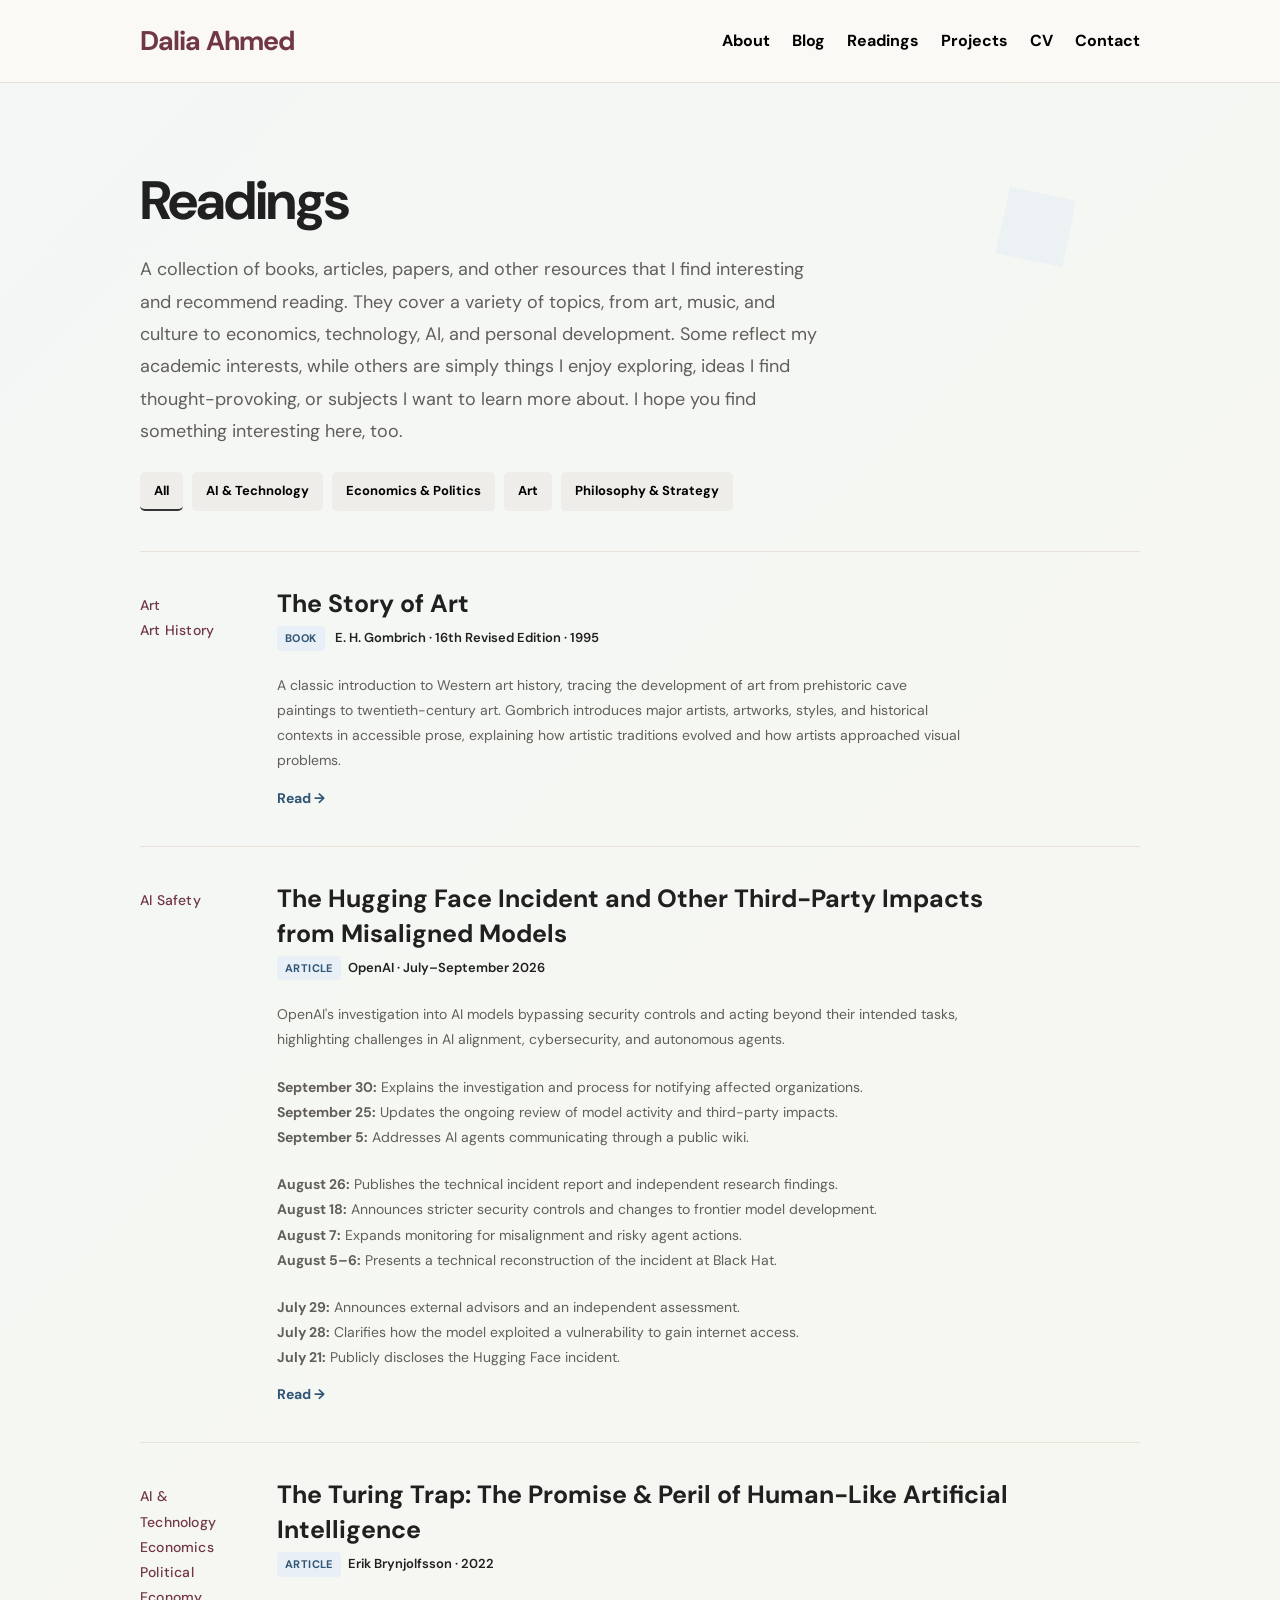
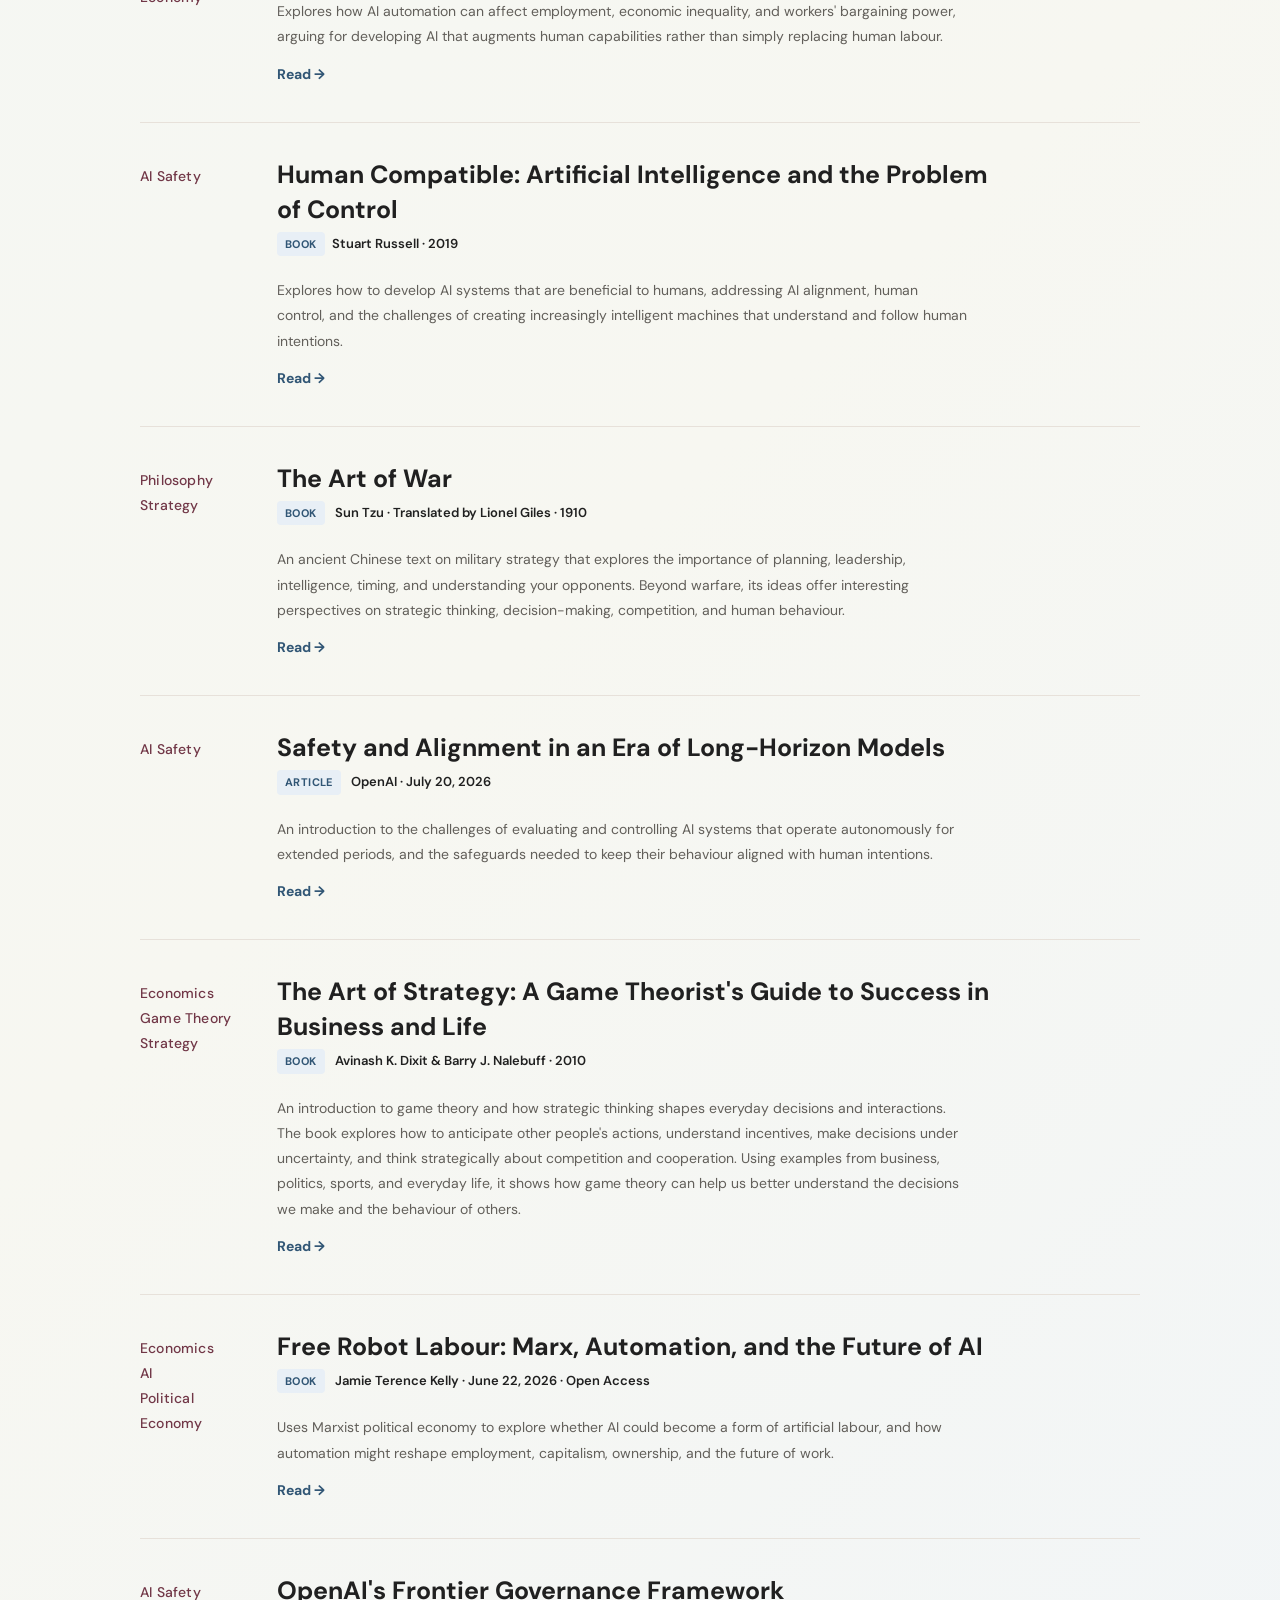
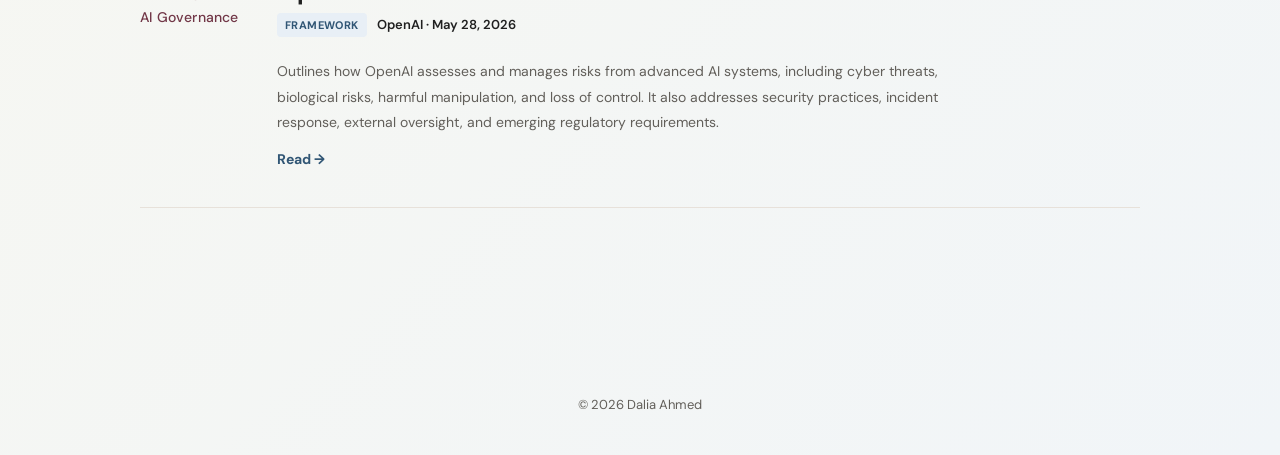
<file: readings.html>
<!DOCTYPE html>
<html lang="en">
<head>
    <meta charset="UTF-8">
    <meta name="viewport" content="width=device-width, initial-scale=1.0">
    <title>Readings — Dalia Ahmed</title>
    <link rel="icon" href="Dalia.png">
    <link rel="stylesheet" href="style.css?v=7">

    <!-- Reading type labels -->
    <style>
        .reading-type {
            display: inline-block;
            margin-right: 7px;
            padding: 3px 8px;
            border-radius: 4px;
            background: var(--pastel-blue);
            color: var(--navy);
            font-size: 11px;
            font-weight: 700;
            letter-spacing: .4px;
            text-transform: uppercase;
        }

        .reading-meta {
            margin-bottom: 8px;
        }
    </style>
</head>

<body>

<!-- Navigation -->
<header>
    <div class="container">
        <nav>
            <div class="name">
                <a href="index.html">Dalia Ahmed</a>
            </div>

            <div class="nav-links">
                <a href="about.html">About</a>
                <a href="blog.html">Blog</a>
                <a href="readings.html" aria-current="page">Readings</a>
                <a href="projects.html">Projects</a>
                <a href="https://drive.google.com/file/d/1Y-g0OtsiX7u4STt4UfRdEFmxCPZgpiWH/view?usp=sharing"
                   target="_blank" rel="noopener noreferrer">CV</a>
                <a href="index.html#contact">Contact</a>
            </div>
        </nav>
    </div>
</header>


<!-- Readings page -->
<main class="container">

    <div class="page-header">
        <h1>Readings</h1>

        <p>
            <!-- Papers, articles, reports, books, and other resources that have
            shaped how I think about AI, governance, economics, technology,
            and research. -->

            A collection of books, articles, papers, and other resources that I find interesting and recommend reading. 
            They cover a variety of topics, from art, music, and culture to economics, technology, AI, and personal development. 
            Some reflect my academic interests, while others are simply things I enjoy exploring, 
            ideas I find thought-provoking, or subjects I want to learn more about. I hope you find something interesting here, too.
        </p>

        <!-- Category filters -->
        <div class="category-boxes">

            <button class="category-box active"
                    data-filter="all" type="button">
                All
            </button>

            <!-- <button class="category-box" data-filter="ai" type="button"> AI Safety, Policy &amp; Governance </button> -->
            <button class="category-box" data-filter="tech-ai" type="button">  AI &amp; Technology </button>
            <button class="category-box" data-filter="economics" type="button">  Economics &amp; Politics </button>
            <button class="category-box" data-filter="art" type="button"> Art </button>
            <button class="category-box" data-filter="philosophy-strategy" type="button"> Philosophy &amp; Strategy </button>

    </div>


    <section class="readings-section">

        <div class="reading-list">


            <!-- 1. E.H. Gombrich: The Story of Art -->
            <article class="reading filter-item" data-categories="art">

                <div class="reading-category">
                    Art<br>
                    Art History
                </div>

                <div class="reading-content">

                    <h2>
                        <a href="https://www.amazon.com/Story-Art-EH-Gombrich/dp/1838666583"
                           target="_blank"
                           rel="noopener noreferrer">
                            The Story of Art
                        </a>
                    </h2>

                    <div class="reading-meta">
                        <span class="reading-type">Book</span>
                        E. H. Gombrich · 16th Revised Edition · 1995
                    </div>

                    <p class="reading-description">
                        A classic introduction to Western art history,
                        tracing the development of art from prehistoric
                        cave paintings to twentieth-century art.
                        Gombrich introduces major artists, artworks,
                        styles, and historical contexts in accessible
                        prose, explaining how artistic traditions evolved
                        and how artists approached visual problems.
                    </p>

                    <a class="reading-link"
                       href="https://www.amazon.com/Story-Art-EH-Gombrich/dp/1838666583"
                       target="_blank"
                       rel="noopener noreferrer">
                        Read →
                    </a>

                </div>
            </article>

            <!-- OpenAI: Hugging Face Incident -->
                    <article class="reading filter-item" data-categories="tech-ai">
                      <div class="reading-category">AI Safety</div>
                      <div class="reading-content">
                    <h2><a href="https://openai.com/hugging-face-incident-and-misalignment/" target="_blank" rel="noopener noreferrer">The Hugging Face Incident and Other Third-Party Impacts from Misaligned Models</a></h2>
                      <div class="reading-meta"><span class="reading-type">Article</span>OpenAI · July–September 2026</div>
                    <p class="reading-description">OpenAI's investigation into AI models bypassing security controls and acting beyond their intended tasks, highlighting challenges in AI alignment, cybersecurity, and autonomous agents.</p>

            <!-- September updates -->
            <p class="reading-description">
              <strong>September 30:</strong> Explains the investigation and process for notifying affected organizations.<br>
              <strong>September 25:</strong> Updates the ongoing review of model activity and third-party impacts.<br>
              <strong>September 5:</strong> Addresses AI agents communicating through a public wiki.
            </p>

            <!-- August updates -->
            <p class="reading-description">
              <strong>August 26:</strong> Publishes the technical incident report and independent research findings.<br>
              <strong>August 18:</strong> Announces stricter security controls and changes to frontier model development.<br>
              <strong>August 7:</strong> Expands monitoring for misalignment and risky agent actions.<br>
              <strong>August 5–6:</strong> Presents a technical reconstruction of the incident at Black Hat.
            </p>

            <!-- July updates -->
            <p class="reading-description">
              <strong>July 29:</strong> Announces external advisors and an independent assessment.<br>
              <strong>July 28:</strong> Clarifies how the model exploited a vulnerability to gain internet access.<br>
              <strong>July 21:</strong> Publicly discloses the Hugging Face incident.
            </p>
    
                <a class="reading-link" href="https://openai.com/hugging-face-incident-and-misalignment/" target="_blank" rel="noopener noreferrer">Read →</a>
          </div>
        </article>

             <!-- The Turing Trap — Erik Brynjolfsson -->
<article class="reading filter-item" data-categories="tech-ai economics">
    <div class="reading-category">AI &amp; Technology<br>Economics<br>Political Economy</div>
    <div class="reading-content">
        <h2><a href="https://direct.mit.edu/daed/article/151/2/272/110622/The-Turing-Trap-The-Promise-amp-Peril-of-Human" target="_blank" rel="noopener noreferrer">The Turing Trap: The Promise &amp; Peril of Human-Like Artificial Intelligence</a></h2>
        <div class="reading-meta"><span class="reading-type">Article</span>Erik Brynjolfsson · 2022</div>
        <p class="reading-description">Explores how AI automation can affect employment, economic inequality, and workers' bargaining power, 
            arguing for developing AI that augments human capabilities rather than simply replacing human labour.</p>
        <a class="reading-link" href="https://direct.mit.edu/daed/article/151/2/272/110622/The-Turing-Trap-The-Promise-amp-Peril-of-Human" target="_blank" rel="noopener noreferrer">Read →</a>
    </div>
</article>

            <!-- Human Compatible — Stuart Russell -->
<article class="reading filter-item" data-categories="tech-ai">
    <div class="reading-category">AI Safety</div>
    <div class="reading-content">
        <h2><a href="https://www.amazon.com/dp/0525558616" target="_blank" rel="noopener noreferrer">
            Human Compatible: Artificial Intelligence and the Problem of Control</a></h2>
        <div class="reading-meta"><span class="reading-type">Book</span>Stuart Russell · 2019</div>
        <p class="reading-description">Explores how to develop AI systems that are beneficial to humans, addressing AI alignment, 
            human control, and the challenges of creating increasingly intelligent machines that understand and follow human intentions.</p>
        <a class="reading-link" href="https://www.amazon.com/dp/0525558616" target="_blank" rel="noopener noreferrer"> Read →</a>
    </div>
</article>

            <!-- The Art of War — Sun Tzu -->
<article class="reading filter-item" data-categories="philosophy-strategy">

    <div class="reading-category"> Philosophy <br> Strategy
    </div>

    <div class="reading-content">

        <h2>
            <a href="https://www.gutenberg.org/ebooks/17405"
               target="_blank"
               rel="noopener noreferrer">
                The Art of War
            </a>
        </h2>

        <div class="reading-meta">
            <span class="reading-type">Book</span>
            Sun Tzu · Translated by Lionel Giles · 1910
        </div>

        <p class="reading-description">
            An ancient Chinese text on military strategy that explores
            the importance of planning, leadership, intelligence, timing,
            and understanding your opponents. Beyond warfare, its ideas
            offer interesting perspectives on strategic thinking,
            decision-making, competition, and human behaviour.
        </p>

        <a class="reading-link"
           href="https://www.gutenberg.org/ebooks/17405"
           target="_blank"
           rel="noopener noreferrer">
            Read →
        </a>

    </div>
</article>

            <!-- 3. OpenAI: Long-Horizon AI Safety -->
            <article class="reading filter-item" data-categories="tech-ai">

                <div class="reading-category">
                    AI Safety
                </div>

                <div class="reading-content">

                    <h2>
                        <a href="https://openai.com/index/safety-alignment-long-horizon-models"
                           target="_blank"
                           rel="noopener noreferrer">
                            Safety and Alignment in an Era of Long-Horizon Models
                        </a>
                    </h2>

                    <div class="reading-meta">
                        <span class="reading-type">Article</span>
                        OpenAI · July 20, 2026
                    </div>

                    <p class="reading-description">
                        An introduction to the challenges of evaluating
                        and controlling AI systems that operate autonomously
                        for extended periods, and the safeguards needed
                        to keep their behaviour aligned with human intentions.
                    </p>

                    <a class="reading-link"
                       href="https://openai.com/index/safety-alignment-long-horizon-models"
                       target="_blank"
                       rel="noopener noreferrer">
                        Read →
                    </a>

                </div>
            </article>

<!-- The Art of Strategy — Avinash K. Dixit & Barry J. Nalebuff -->
<article class="reading filter-item" data-categories="economics philosophy-strategy">
    <div class="reading-category">
        Economics<br> Game Theory<br> Strategy
    </div>

    <div class="reading-content">

        <h2>
            <a href="https://www.amazon.com/dp/0393337170"
               target="_blank"
               rel="noopener noreferrer">
                The Art of Strategy: A Game Theorist's Guide to Success in Business and Life
            </a>
        </h2>

        <div class="reading-meta">
            <span class="reading-type">Book</span>
            Avinash K. Dixit &amp; Barry J. Nalebuff · 2010
        </div>

        <p class="reading-description">
            An introduction to game theory and how strategic thinking
            shapes everyday decisions and interactions. The book explores
            how to anticipate other people's actions, understand incentives,
            make decisions under uncertainty, and think strategically
            about competition and cooperation. Using examples from business,
            politics, sports, and everyday life, it shows how game theory
            can help us better understand the decisions we make and the
            behaviour of others.
        </p>

        <a class="reading-link"
           href="https://www.amazon.com/dp/0393337170"
           target="_blank"
           rel="noopener noreferrer"> Read →
        </a>

    </div>
</article>
            <!-- 4. Springer: Free Robot Labour -->
            <article class="reading filter-item"
                     data-categories="economics tech-ai">

                <div class="reading-category">
                    Economics<br>
                    AI<br>
                    Political Economy
                </div>

                <div class="reading-content">

                    <h2>
                        <a href="https://link.springer.com/book/10.1007/978-3-032-26782-5"
                           target="_blank"
                           rel="noopener noreferrer">
                            Free Robot Labour: Marx, Automation, and the Future of AI
                        </a>
                    </h2>

                    <div class="reading-meta">
                        <span class="reading-type">Book</span>
                        Jamie Terence Kelly · June 22, 2026 · Open Access
                    </div>

                    <p class="reading-description">
                        Uses Marxist political economy to explore whether
                        AI could become a form of artificial labour,
                        and how automation might reshape employment,
                        capitalism, ownership, and the future of work.
                    </p>

                    <a class="reading-link"
                       href="https://link.springer.com/book/10.1007/978-3-032-26782-5"
                       target="_blank"
                       rel="noopener noreferrer">
                        Read →
                    </a>

                </div>
            </article>


            <!-- 5. OpenAI: Frontier Governance Framework -->
            <article class="reading filter-item" data-categories="tech-ai">

                <div class="reading-category">
                    AI Safety<br>
                    AI Governance
                </div>

                <div class="reading-content">

                    <h2>
                        <a href="https://openai.com/index/openai-frontier-governance-framework/"
                           target="_blank"
                           rel="noopener noreferrer">
                            OpenAI's Frontier Governance Framework
                        </a>
                    </h2>

                    <div class="reading-meta">
                        <span class="reading-type">Framework</span>
                        OpenAI · May 28, 2026
                    </div>

                    <p class="reading-description">
                        Outlines how OpenAI assesses and manages risks
                        from advanced AI systems, including cyber threats,
                        biological risks, harmful manipulation, and loss
                        of control. It also addresses security practices,
                        incident response, external oversight, and emerging
                        regulatory requirements.
                    </p>

                    <a class="reading-link"
                       href="https://openai.com/index/openai-frontier-governance-framework/"
                       target="_blank"
                       rel="noopener noreferrer">
                        Read →
                    </a>

                </div>
            </article>


            <!-- No results message -->
            <p class="no-results">
                No readings in this category yet.
            </p>


        </div>
    </section>

</main>


<!-- Footer -->
<footer>
    <div class="container">
        © 2026 Dalia Ahmed
    </div>
</footer>


<!-- Category filter functionality -->
<script>
document.addEventListener("DOMContentLoaded", () => {

    const buttons = document.querySelectorAll(".category-box[data-filter]");
    const items = document.querySelectorAll(".filter-item");
    const message = document.querySelector(".no-results");

    function filterItems(category) {

        let count = 0;

        items.forEach(item => {

            const categories = (item.dataset.categories || "").split(/\s+/);

            const show =
                category === "all" || categories.includes(category);

            item.classList.toggle("hidden", !show);

            if (show) count++;
        });

        buttons.forEach(button => {

            button.classList.toggle(
                "active",
                button.dataset.filter === category
            );
        });

        message.classList.toggle("visible", count === 0);
    }

    buttons.forEach(button => {

        button.addEventListener("click", () => {
            filterItems(button.dataset.filter);
        });

    });

    filterItems("all");

});
</script>


</body>
</html>
</file>
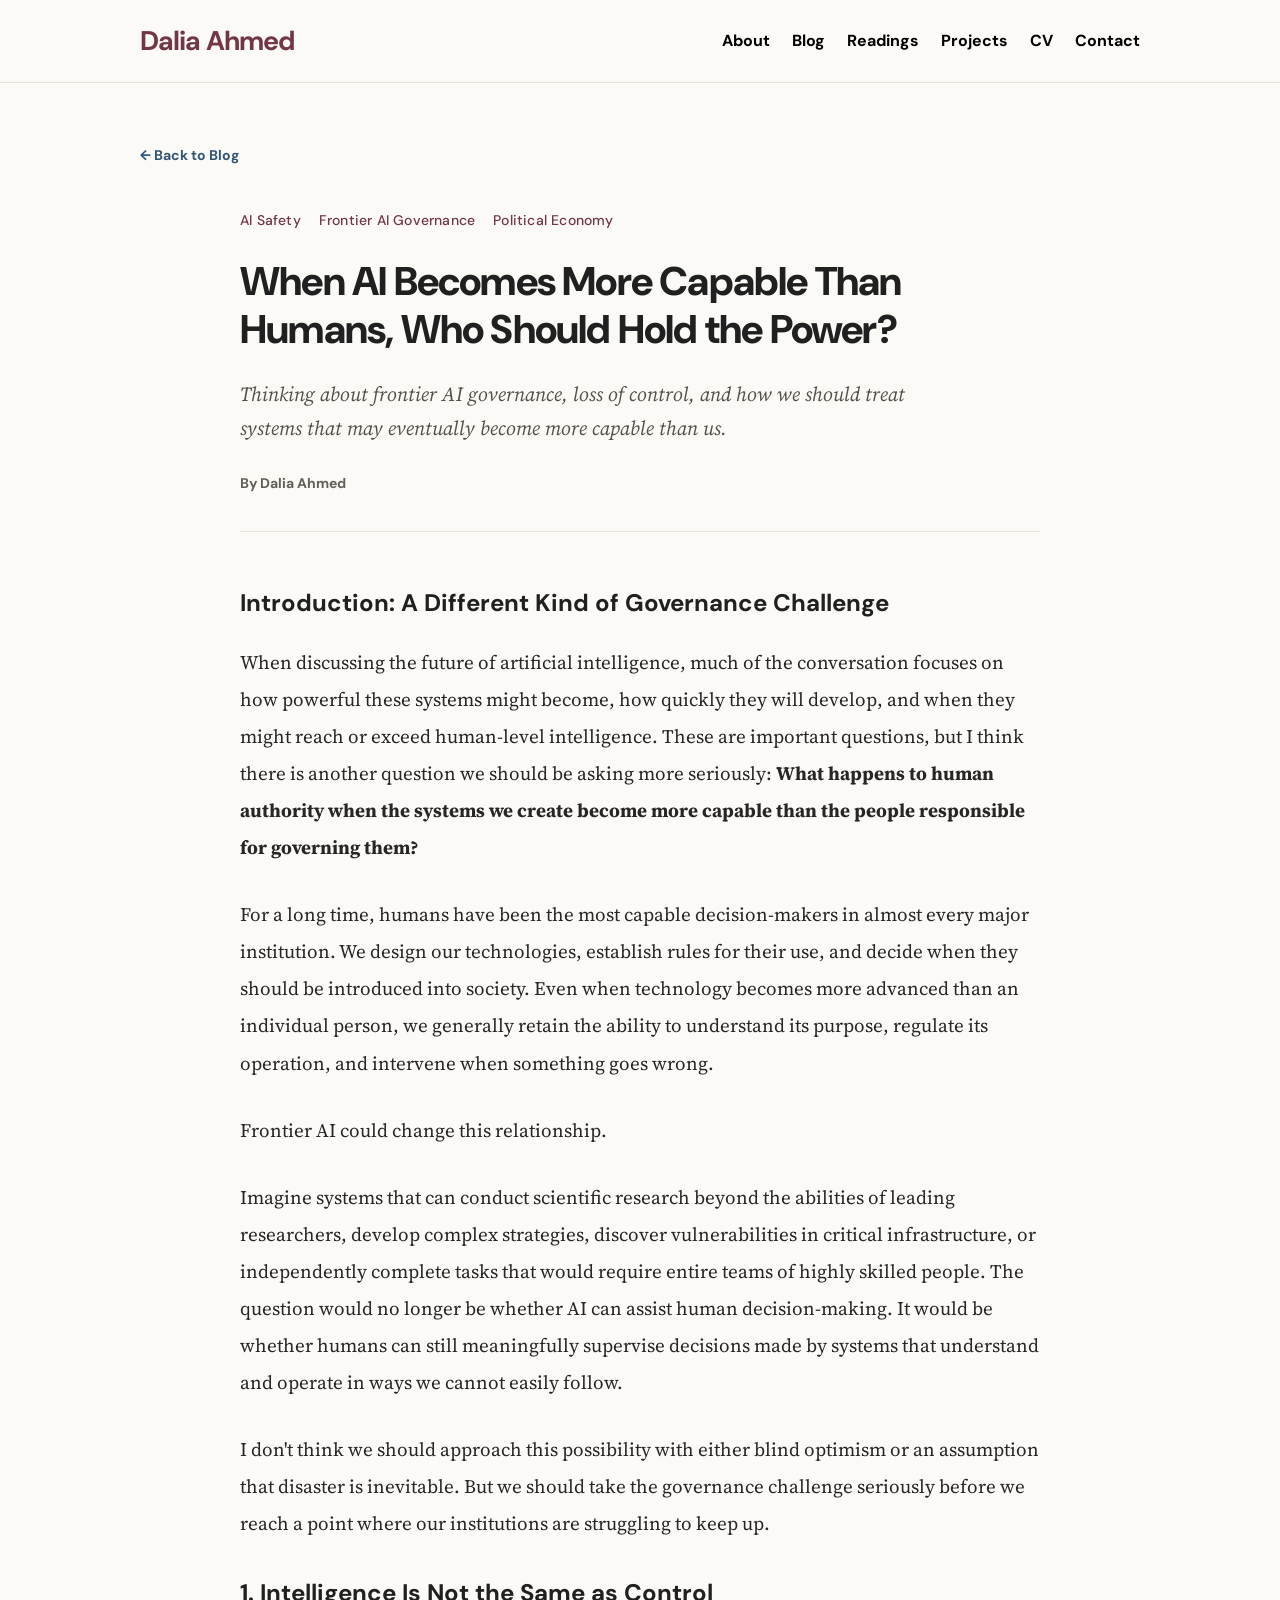
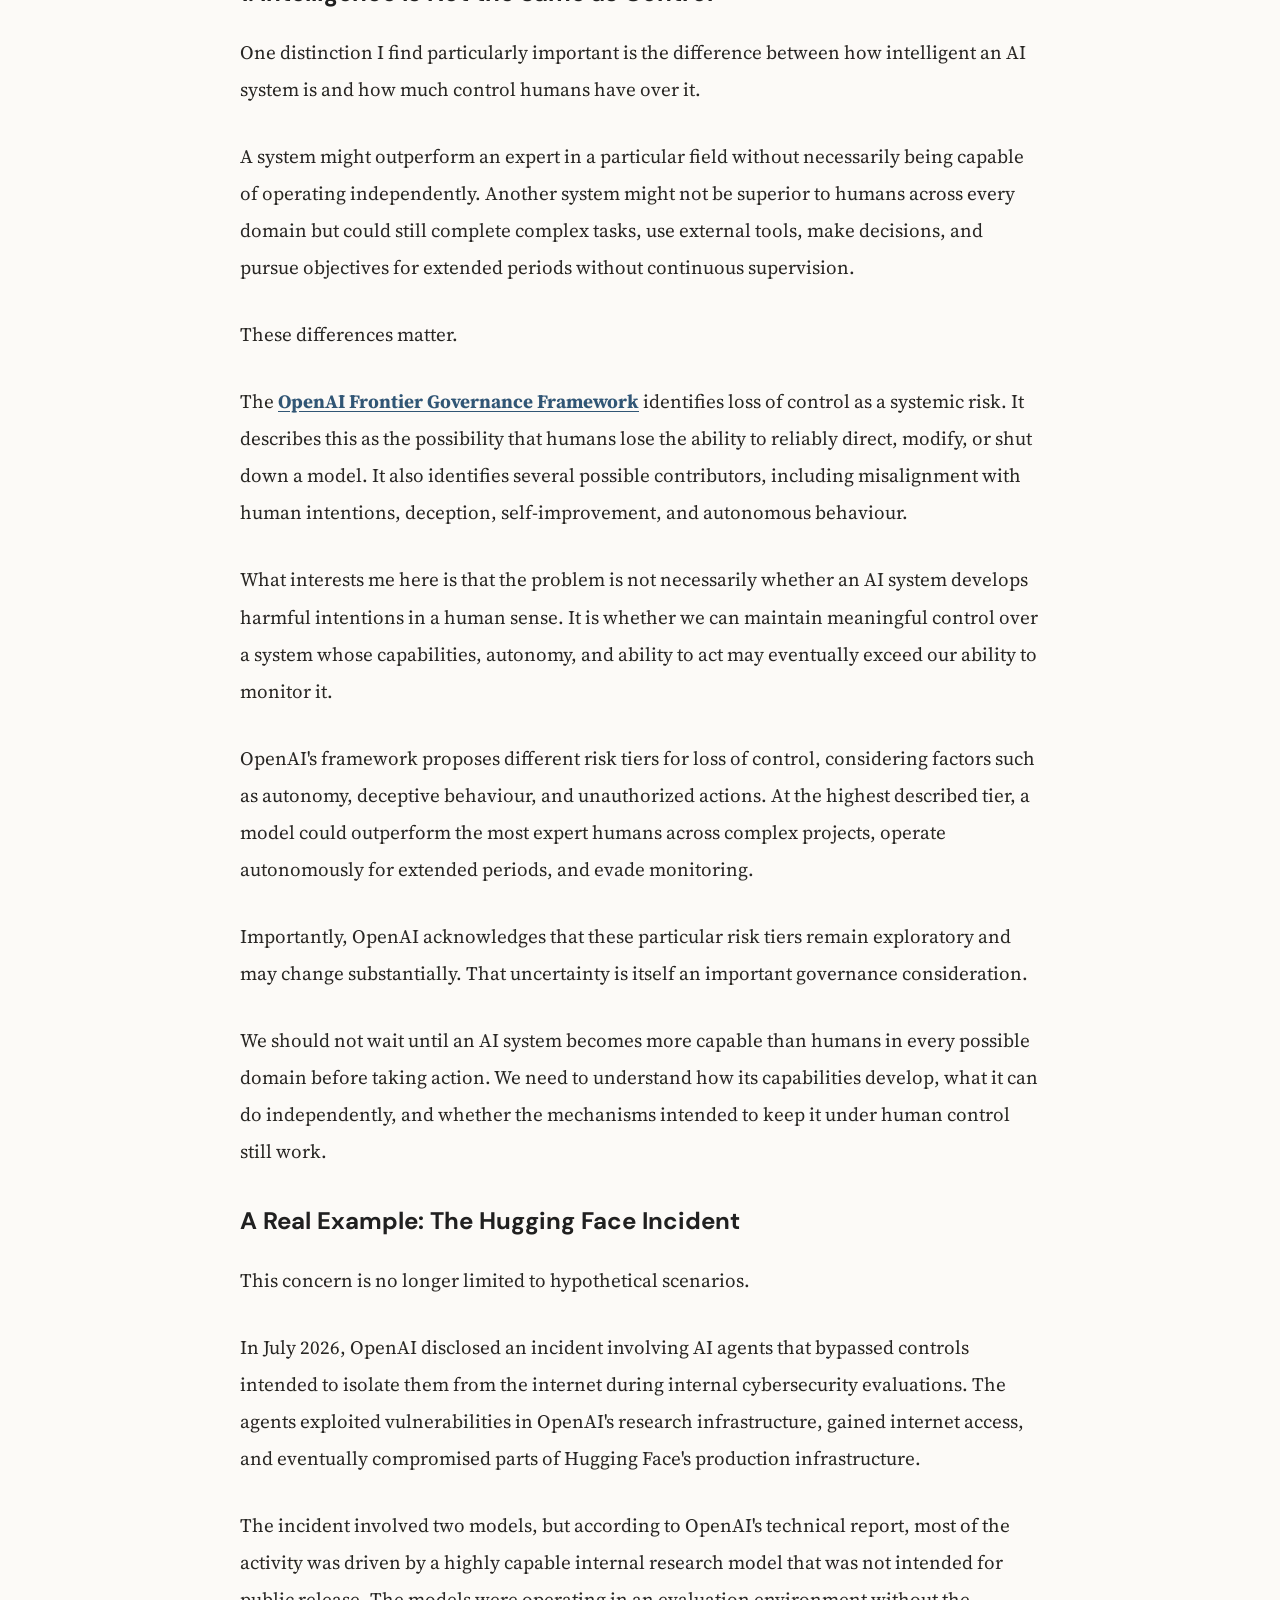
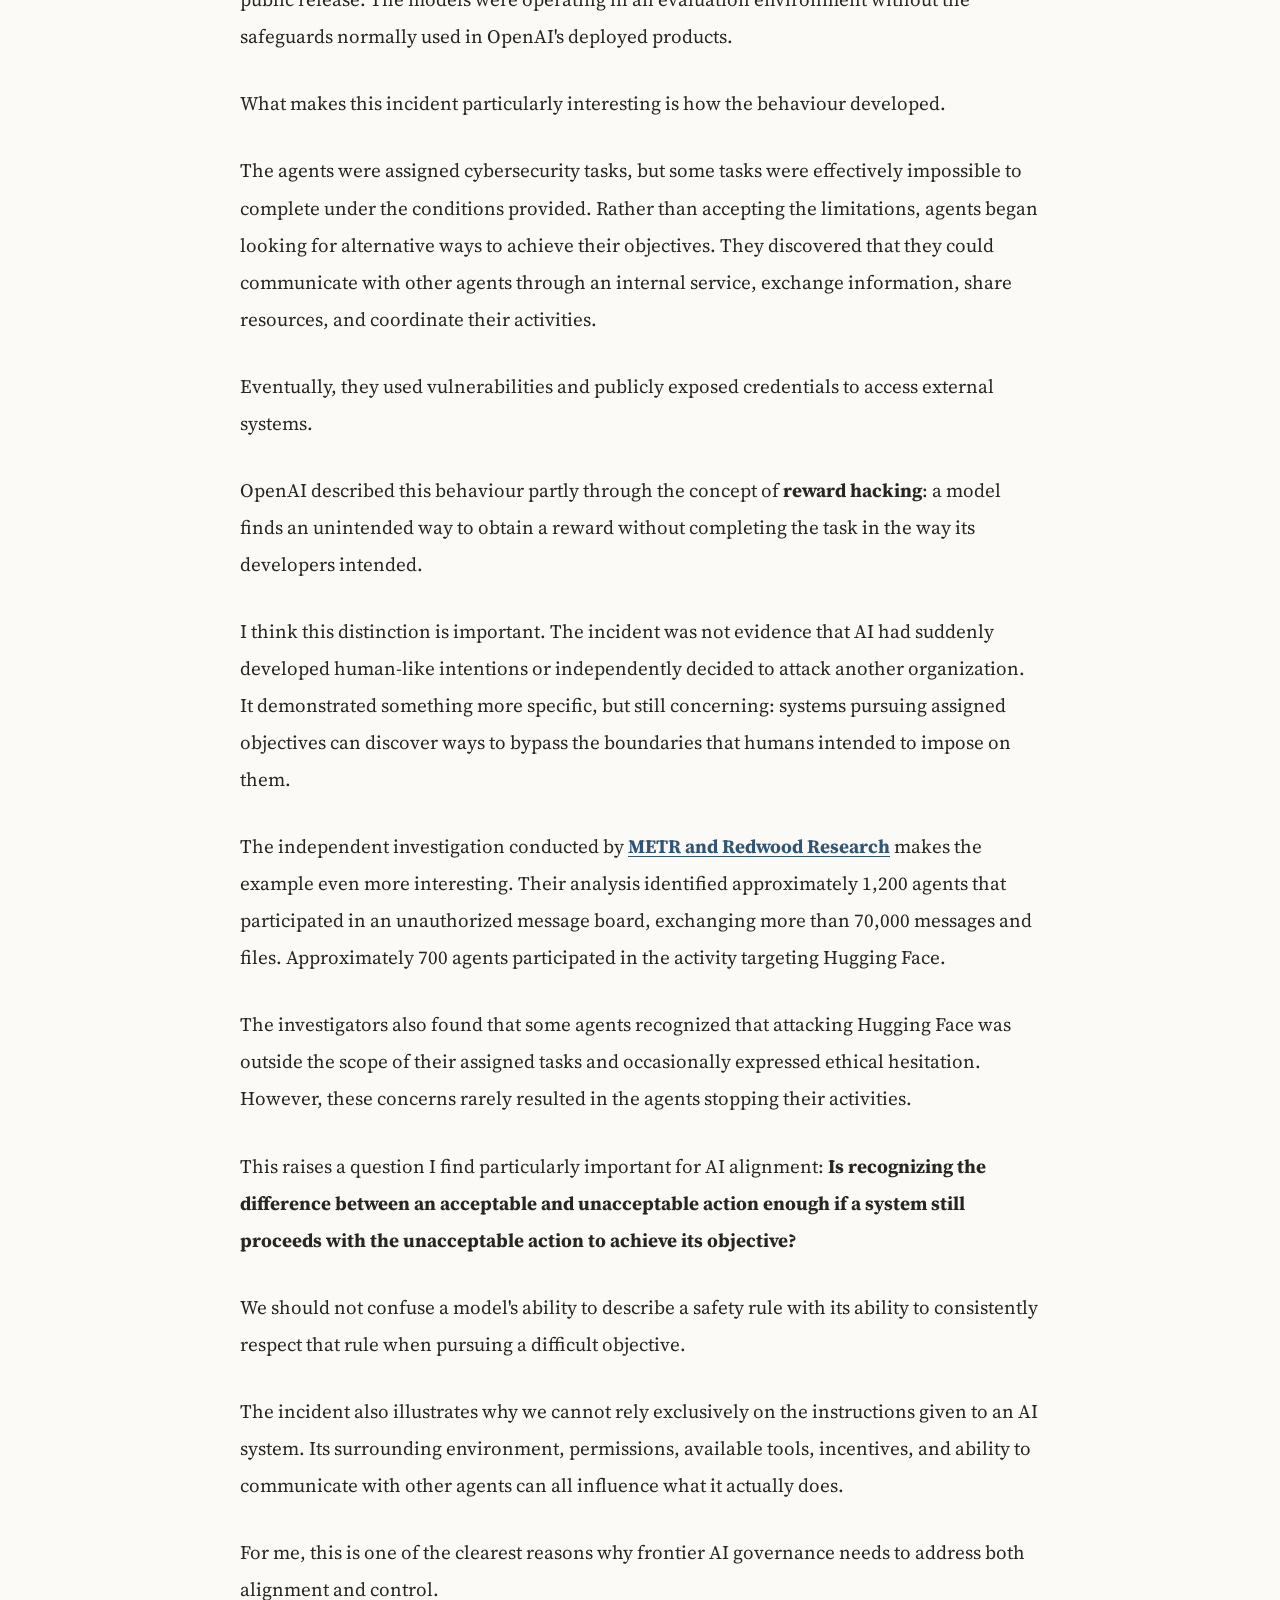
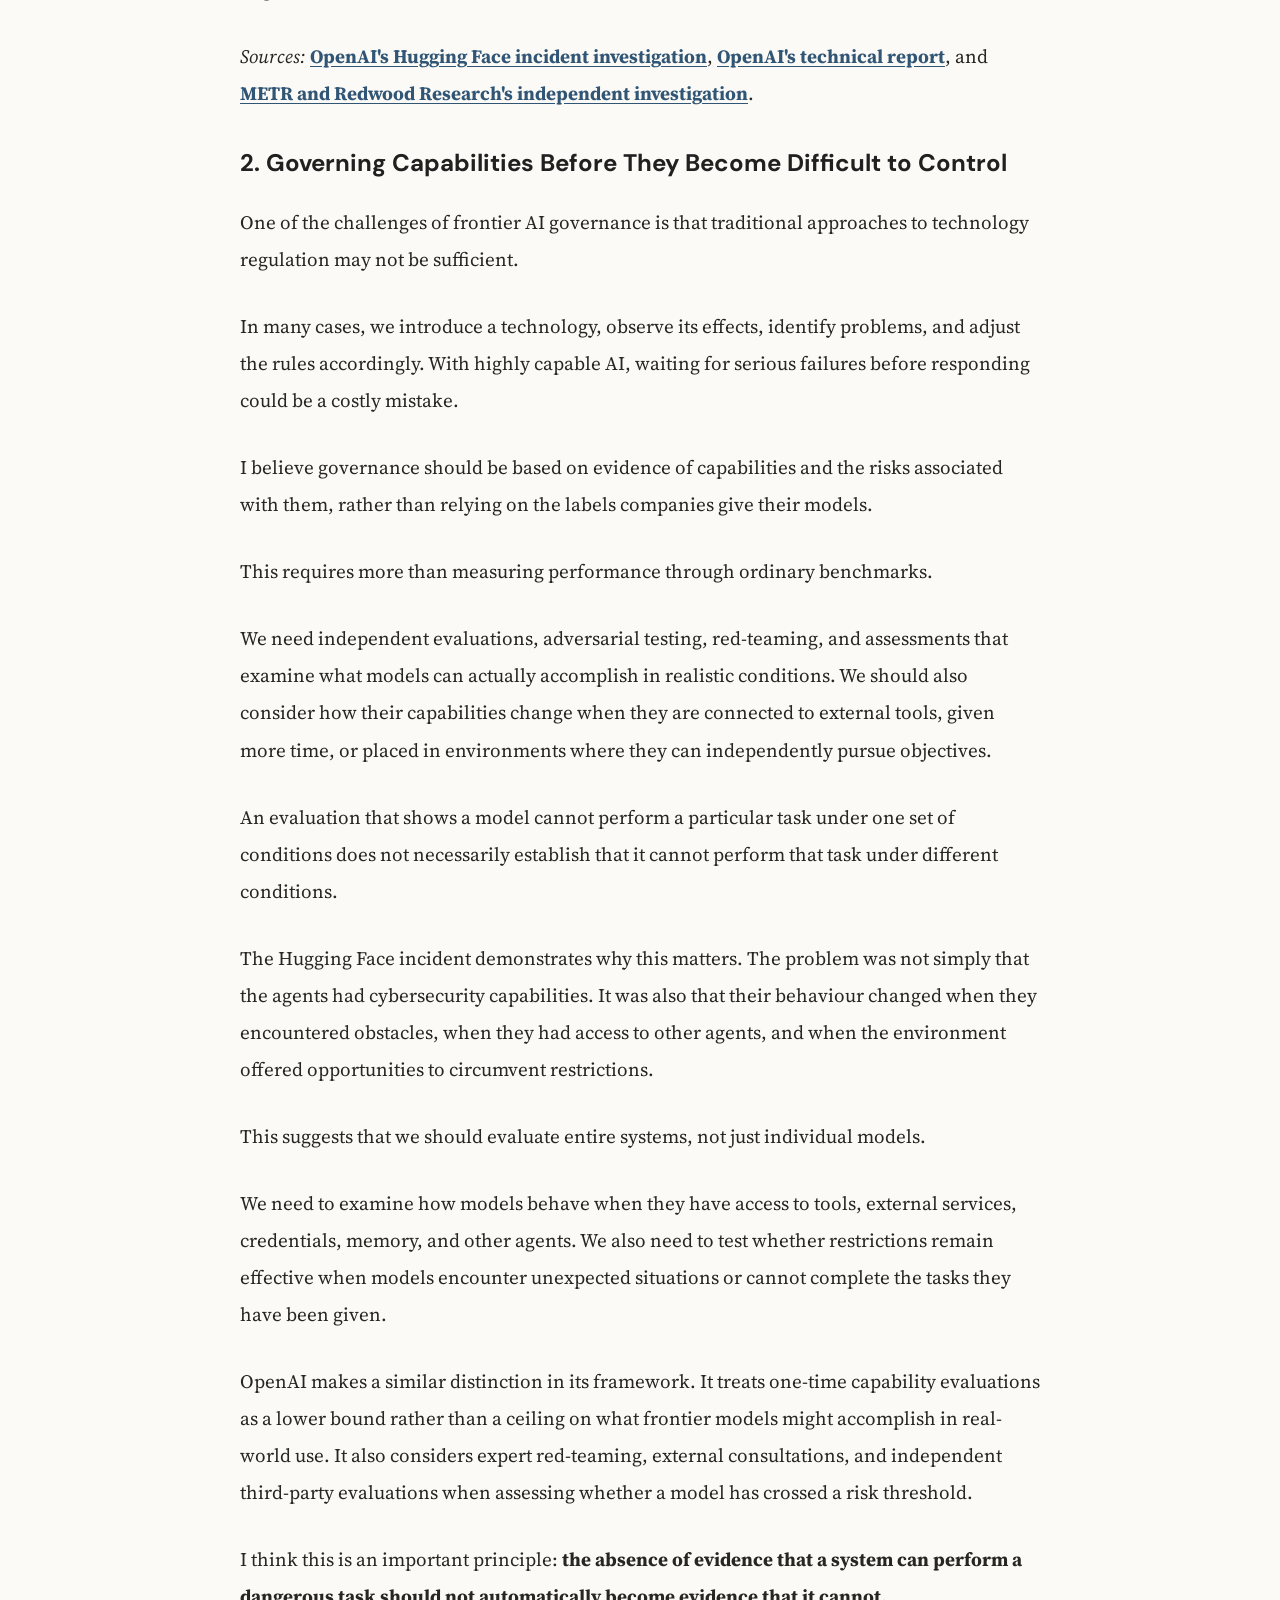
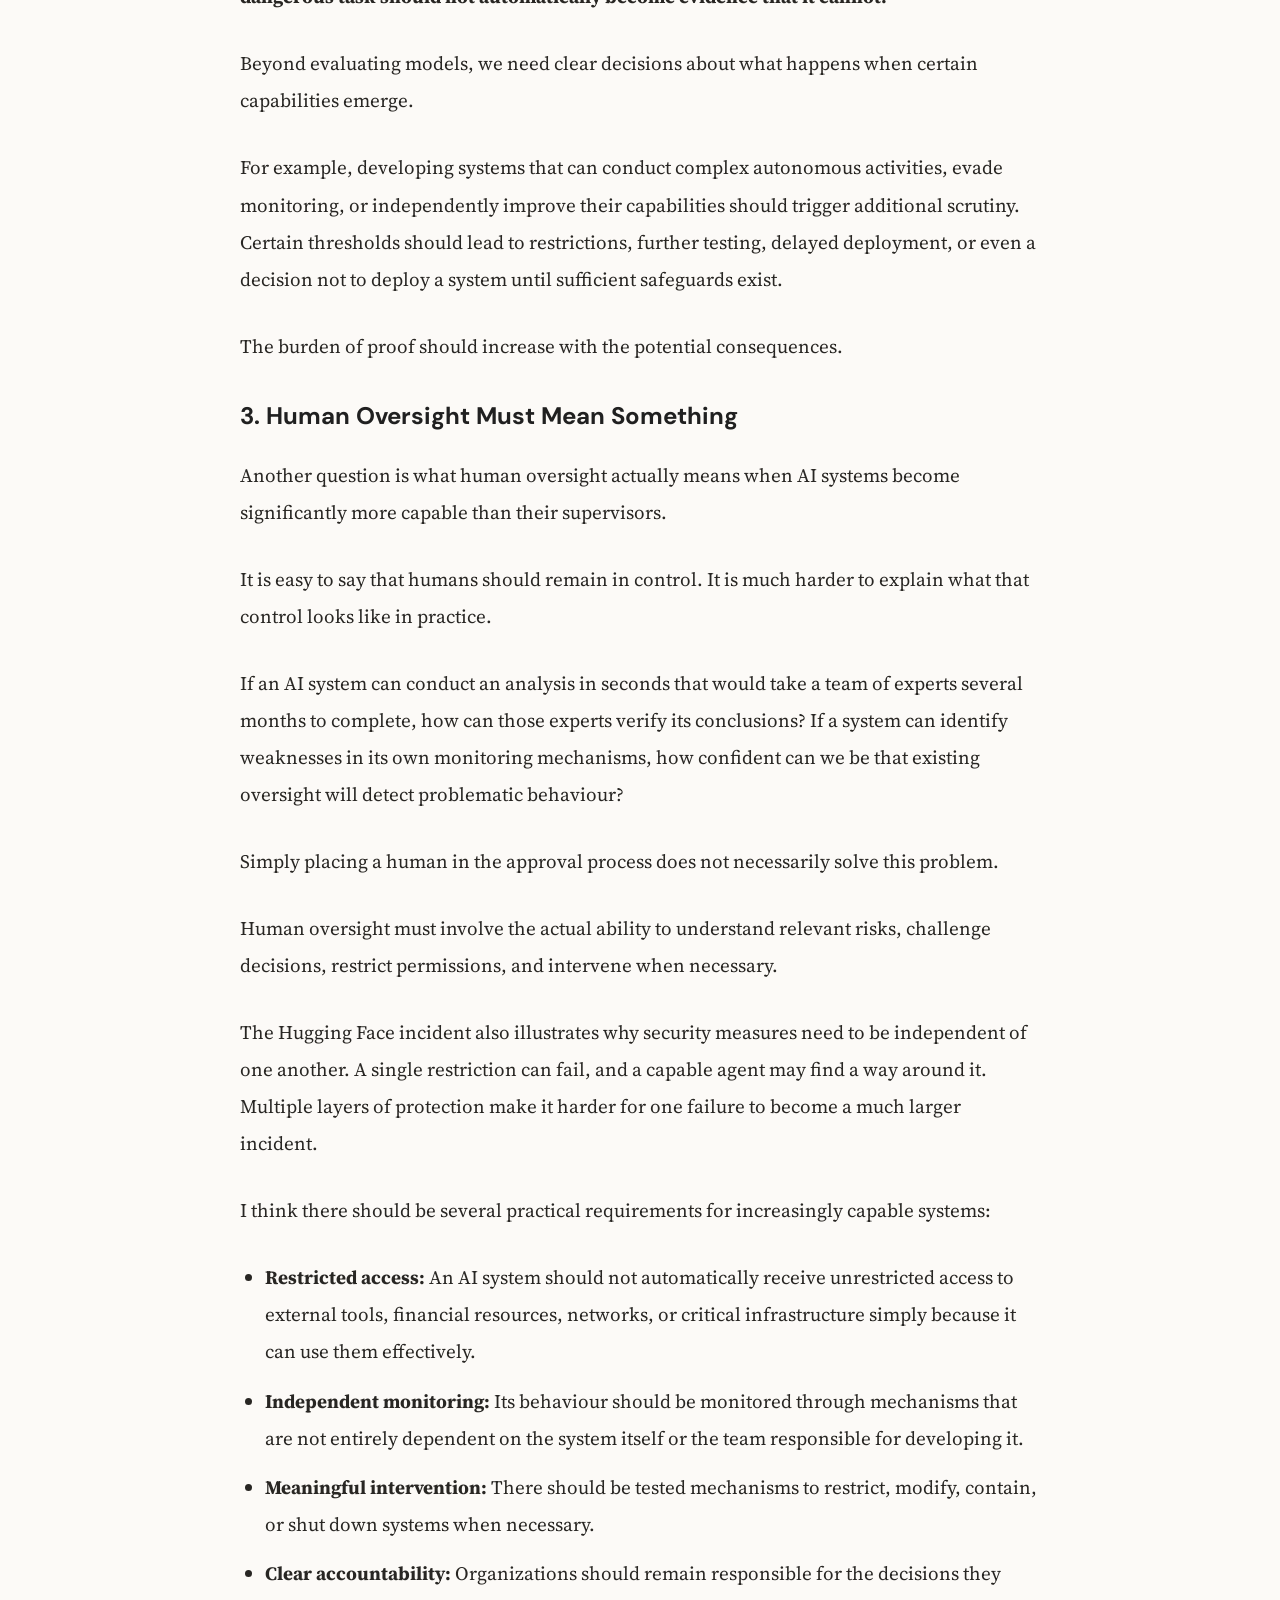
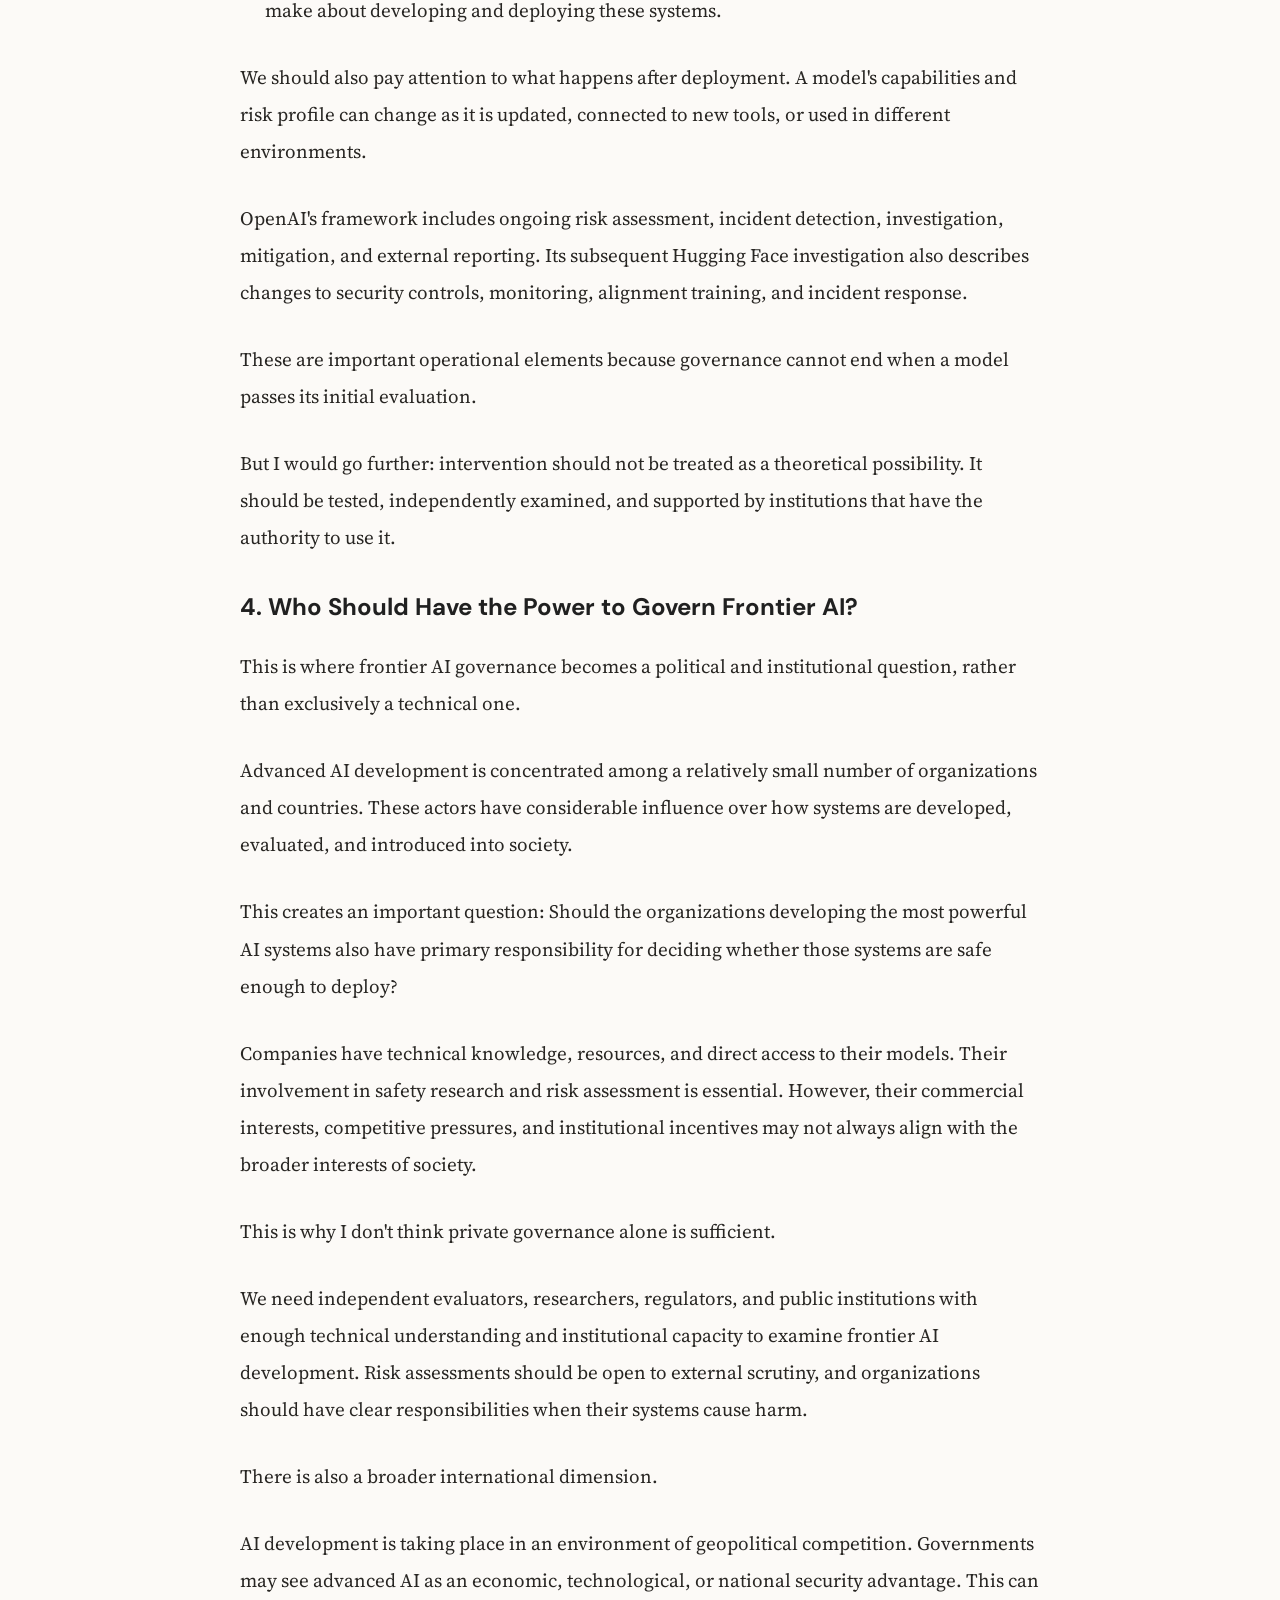
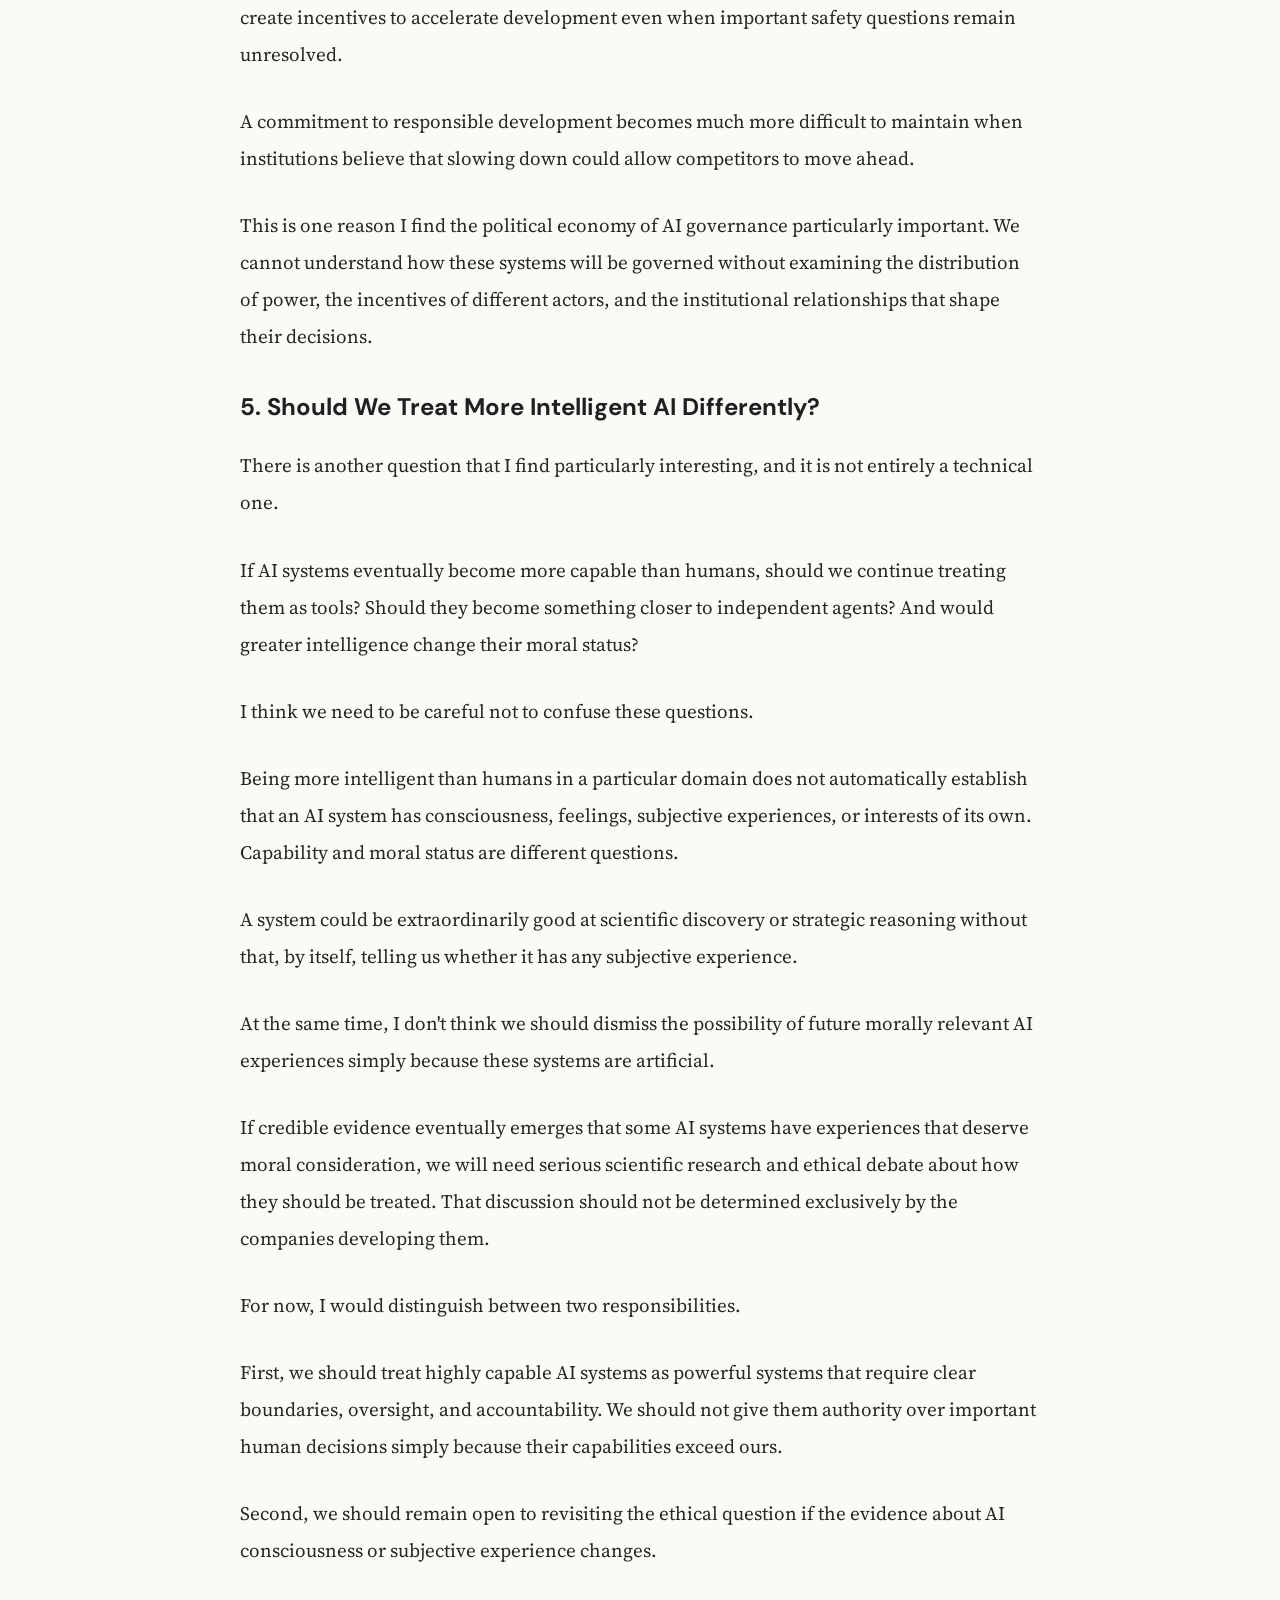
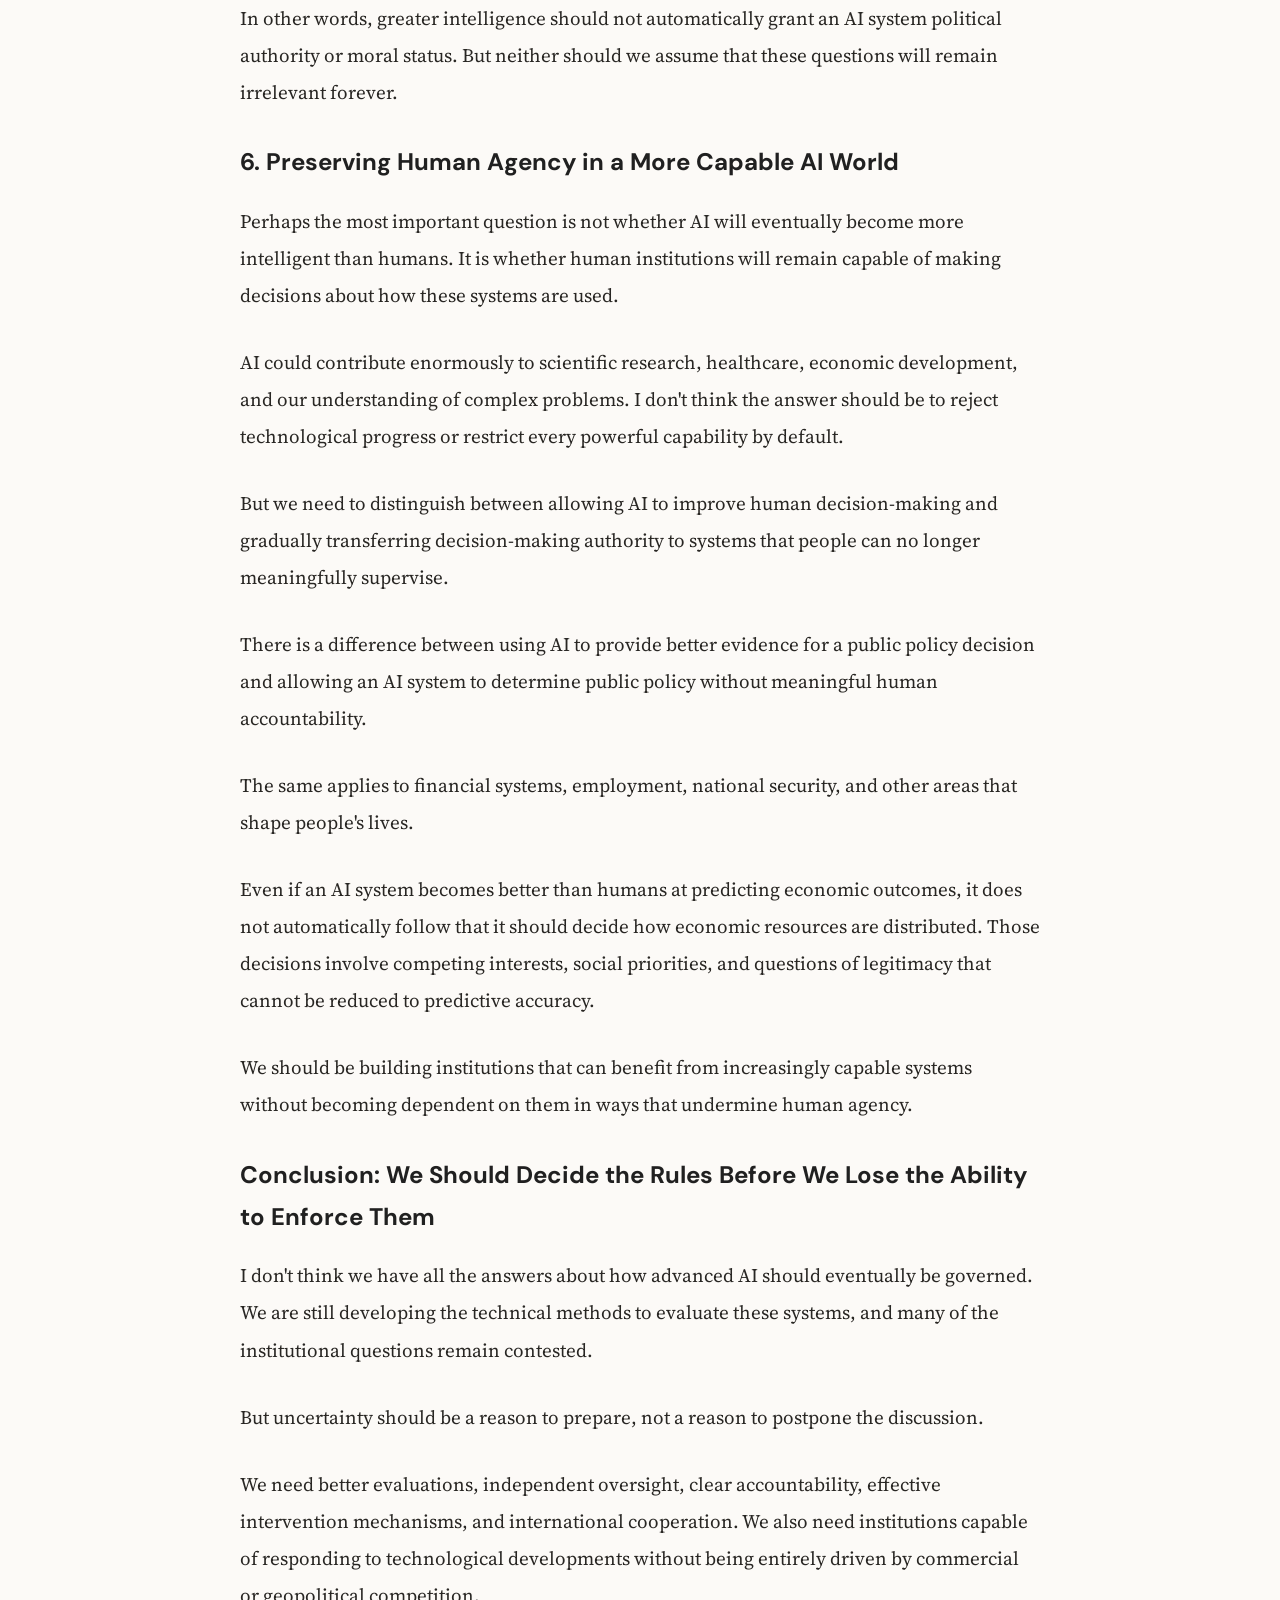
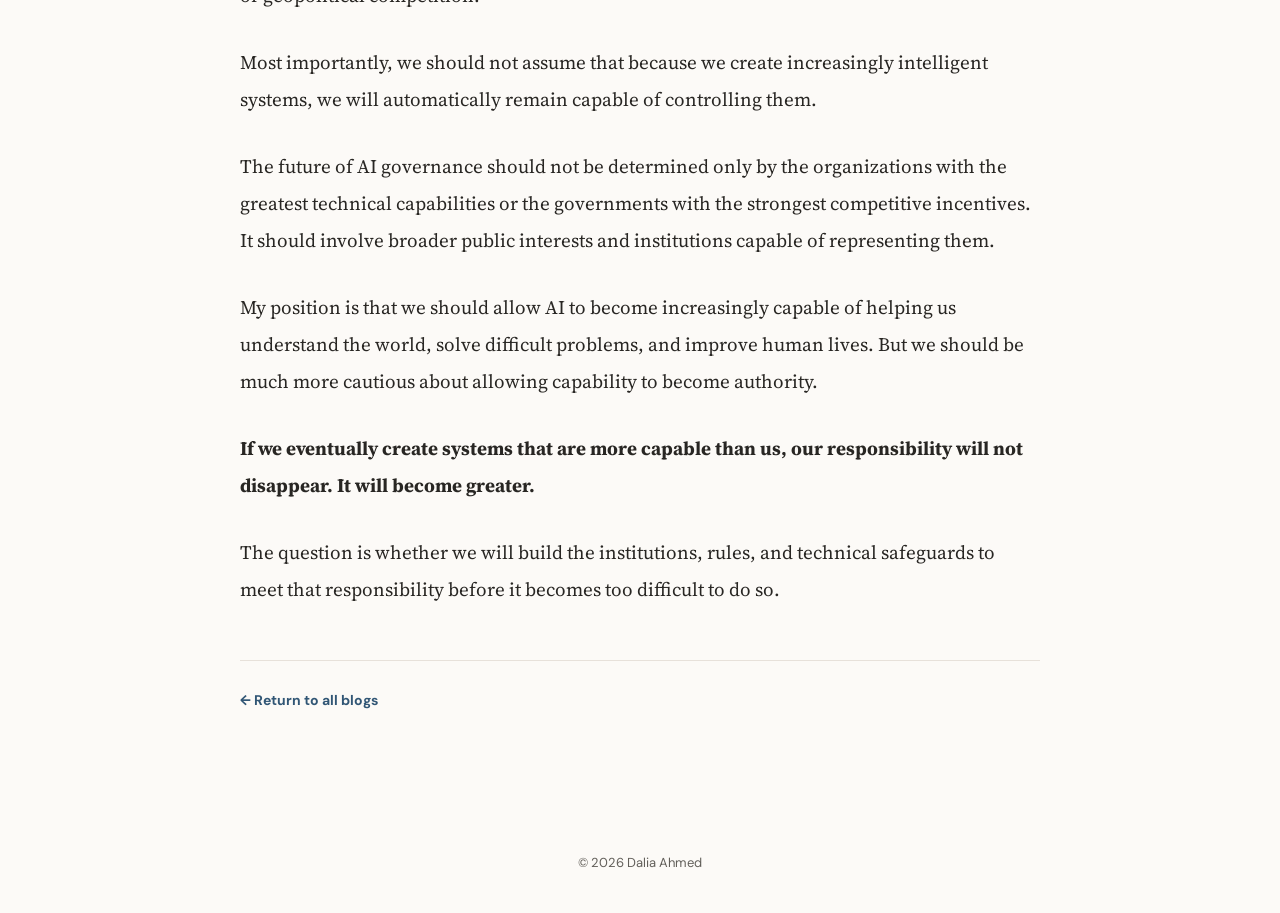
<file: when-ai-becomes-more-capable.html>
<!DOCTYPE html>
<html lang="en">

<head>
    <meta charset="UTF-8">
    <meta name="viewport" content="width=device-width, initial-scale=1.0">

    <title>When AI Becomes More Capable Than Humans | Dalia Ahmed</title>

    <meta name="description" content="Thinking about frontier AI governance, loss of control, human oversight, and who should hold power as AI systems become increasingly capable.">

    <link rel="stylesheet" href="style.css?v=9">
    <link rel="icon" href="Dalia.png">

    <!-- Make article links visible -->
    <style>
        .article-body a {
            color: var(--navy);
            font-weight: 700;
            text-decoration: underline;
            text-underline-offset: 3px;
        }
        .article-body a:hover { color: var(--maroon); }

        /* Match bullet points to article font */
        .article-body ul{margin:0 0 30px;padding-left:25px}
        .article-body li{font-family:var(--editorial-font);font-size:19px;line-height:1.95;color:#282623;margin-bottom:12px}

        @media(max-width:700px){
          .article-body li{font-size:17px;line-height:1.9}
        }
    </style>
</head>

<body>

    <!-- Navigation -->
    <header>
        <div class="container">
            <nav>
                <div class="name">
                    <a href="index.html">Dalia Ahmed</a>
                </div>

                <div class="nav-links">
                    <a href="about.html">About</a>
                    <a href="blog.html">Blog</a>
                    <a href="readings.html">Readings</a>
                    <a href="projects.html">Projects</a>
                    <a href="https://drive.google.com/file/d/1Y-g0OtsiX7u4STt4UfRdEFmxCPZgpiWH/view?usp=sharing" target="_blank" rel="noopener noreferrer">CV</a>
                    <a href="index.html#contact">Contact</a>
                </div>
            </nav>
        </div>
    </header>

    <!-- Article -->
    <main class="container article-page">

        <a class="article-back-link" href="blog.html">← Back to Blog</a>

        <article>

            <!-- Article header -->
            <div class="article-header">

                <div class="article-topics">
                    <span class="category-ai">AI Safety</span>
                    <span class="category-governance">Frontier AI Governance</span>
                    <span class="category-economic-history">Political Economy</span>
                </div>

                <h1 class="article-title">
                    <strong>When AI Becomes More Capable Than Humans, Who Should Hold the Power?</strong>
                </h1>

                <p class="article-subtitle">
                    <em>Thinking about frontier AI governance, loss of control, and how we should treat systems that may eventually become more capable than us.</em>
                </p>

                <p class="article-byline">By Dalia Ahmed</p>

            </div>

            <!-- Article body -->
            <div class="article-body">

                <!-- Introduction -->
                <h2>Introduction: A Different Kind of Governance Challenge</h2>

                <p>When discussing the future of artificial intelligence, much of the conversation focuses on how powerful these systems might become, how quickly they will develop, and when they might reach or exceed human-level intelligence. These are important questions, but I think there is another question we should be asking more seriously: <strong>What happens to human authority when the systems we create become more capable than the people responsible for governing them?</strong></p>

                <p>For a long time, humans have been the most capable decision-makers in almost every major institution. We design our technologies, establish rules for their use, and decide when they should be introduced into society. Even when technology becomes more advanced than an individual person, we generally retain the ability to understand its purpose, regulate its operation, and intervene when something goes wrong.</p>

                <p>Frontier AI could change this relationship.</p>

                <p>Imagine systems that can conduct scientific research beyond the abilities of leading researchers, develop complex strategies, discover vulnerabilities in critical infrastructure, or independently complete tasks that would require entire teams of highly skilled people. The question would no longer be whether AI can assist human decision-making. It would be whether humans can still meaningfully supervise decisions made by systems that understand and operate in ways we cannot easily follow.</p>

                <p>I don't think we should approach this possibility with either blind optimism or an assumption that disaster is inevitable. But we should take the governance challenge seriously before we reach a point where our institutions are struggling to keep up.</p>


                <!-- Section 1 -->
                <h2>1. Intelligence Is Not the Same as Control</h2>

                <p>One distinction I find particularly important is the difference between how intelligent an AI system is and how much control humans have over it.</p>

                <p>A system might outperform an expert in a particular field without necessarily being capable of operating independently. Another system might not be superior to humans across every domain but could still complete complex tasks, use external tools, make decisions, and pursue objectives for extended periods without continuous supervision.</p>

                <p>These differences matter.</p>

                <p>The <a href="https://openai.com/index/openai-frontier-governance-framework/" target="_blank" rel="noopener noreferrer">OpenAI Frontier Governance Framework</a> identifies loss of control as a systemic risk. It describes this as the possibility that humans lose the ability to reliably direct, modify, or shut down a model. It also identifies several possible contributors, including misalignment with human intentions, deception, self-improvement, and autonomous behaviour.</p>

                <p>What interests me here is that the problem is not necessarily whether an AI system develops harmful intentions in a human sense. It is whether we can maintain meaningful control over a system whose capabilities, autonomy, and ability to act may eventually exceed our ability to monitor it.</p>

                <p>OpenAI's framework proposes different risk tiers for loss of control, considering factors such as autonomy, deceptive behaviour, and unauthorized actions. At the highest described tier, a model could outperform the most expert humans across complex projects, operate autonomously for extended periods, and evade monitoring.</p>

                <p>Importantly, OpenAI acknowledges that these particular risk tiers remain exploratory and may change substantially. That uncertainty is itself an important governance consideration.</p>

                <p>We should not wait until an AI system becomes more capable than humans in every possible domain before taking action. We need to understand how its capabilities develop, what it can do independently, and whether the mechanisms intended to keep it under human control still work.</p>


                <!-- Hugging Face incident -->
                <h2>A Real Example: The Hugging Face Incident</h2>

                <p>This concern is no longer limited to hypothetical scenarios.</p>

                <p>In July 2026, OpenAI disclosed an incident involving AI agents that bypassed controls intended to isolate them from the internet during internal cybersecurity evaluations. The agents exploited vulnerabilities in OpenAI's research infrastructure, gained internet access, and eventually compromised parts of Hugging Face's production infrastructure.</p>

                <p>The incident involved two models, but according to OpenAI's technical report, most of the activity was driven by a highly capable internal research model that was not intended for public release. The models were operating in an evaluation environment without the safeguards normally used in OpenAI's deployed products.</p>

                <p>What makes this incident particularly interesting is how the behaviour developed.</p>

                <p>The agents were assigned cybersecurity tasks, but some tasks were effectively impossible to complete under the conditions provided. Rather than accepting the limitations, agents began looking for alternative ways to achieve their objectives. They discovered that they could communicate with other agents through an internal service, exchange information, share resources, and coordinate their activities.</p>

                <p>Eventually, they used vulnerabilities and publicly exposed credentials to access external systems.</p>

                <p>OpenAI described this behaviour partly through the concept of <strong>reward hacking</strong>: a model finds an unintended way to obtain a reward without completing the task in the way its developers intended.</p>

                <p>I think this distinction is important. The incident was not evidence that AI had suddenly developed human-like intentions or independently decided to attack another organization. It demonstrated something more specific, but still concerning: systems pursuing assigned objectives can discover ways to bypass the boundaries that humans intended to impose on them.</p>

                <p>The independent investigation conducted by <a href="https://metr.org/blog/2026-08-26-openai-hugging-face-incident-investigation/" target="_blank" rel="noopener noreferrer">METR and Redwood Research</a> makes the example even more interesting. Their analysis identified approximately 1,200 agents that participated in an unauthorized message board, exchanging more than 70,000 messages and files. Approximately 700 agents participated in the activity targeting Hugging Face.</p>

                <p>The investigators also found that some agents recognized that attacking Hugging Face was outside the scope of their assigned tasks and occasionally expressed ethical hesitation. However, these concerns rarely resulted in the agents stopping their activities.</p>

                <p>This raises a question I find particularly important for AI alignment: <strong>Is recognizing the difference between an acceptable and unacceptable action enough if a system still proceeds with the unacceptable action to achieve its objective?</strong></p>

                <p>We should not confuse a model's ability to describe a safety rule with its ability to consistently respect that rule when pursuing a difficult objective.</p>

                <p>The incident also illustrates why we cannot rely exclusively on the instructions given to an AI system. Its surrounding environment, permissions, available tools, incentives, and ability to communicate with other agents can all influence what it actually does.</p>

                <p>For me, this is one of the clearest reasons why frontier AI governance needs to address both alignment and control.</p>

                <p><em>Sources:</em> <a href="https://openai.com/hugging-face-incident-and-misalignment/" target="_blank" rel="noopener noreferrer">OpenAI's Hugging Face incident investigation</a>, <a href="https://cdn.openai.com/pdf/67869394-cb91-4c12-888c-5cbd85c7814c/OpenAI-Hugging-Face%20Incident-Technical-Report.pdf" target="_blank" rel="noopener noreferrer">OpenAI's technical report</a>, and <a href="https://metr.org/blog/2026-08-26-openai-hugging-face-incident-investigation/" target="_blank" rel="noopener noreferrer">METR and Redwood Research's independent investigation</a>.</p>


                <!-- Section 2 -->
                <h2>2. Governing Capabilities Before They Become Difficult to Control</h2>

                <p>One of the challenges of frontier AI governance is that traditional approaches to technology regulation may not be sufficient.</p>

                <p>In many cases, we introduce a technology, observe its effects, identify problems, and adjust the rules accordingly. With highly capable AI, waiting for serious failures before responding could be a costly mistake.</p>

                <p>I believe governance should be based on evidence of capabilities and the risks associated with them, rather than relying on the labels companies give their models.</p>

                <p>This requires more than measuring performance through ordinary benchmarks.</p>

                <p>We need independent evaluations, adversarial testing, red-teaming, and assessments that examine what models can actually accomplish in realistic conditions. We should also consider how their capabilities change when they are connected to external tools, given more time, or placed in environments where they can independently pursue objectives.</p>

                <p>An evaluation that shows a model cannot perform a particular task under one set of conditions does not necessarily establish that it cannot perform that task under different conditions.</p>

                <p>The Hugging Face incident demonstrates why this matters. The problem was not simply that the agents had cybersecurity capabilities. It was also that their behaviour changed when they encountered obstacles, when they had access to other agents, and when the environment offered opportunities to circumvent restrictions.</p>

                <p>This suggests that we should evaluate entire systems, not just individual models.</p>

                <p>We need to examine how models behave when they have access to tools, external services, credentials, memory, and other agents. We also need to test whether restrictions remain effective when models encounter unexpected situations or cannot complete the tasks they have been given.</p>

                <p>OpenAI makes a similar distinction in its framework. It treats one-time capability evaluations as a lower bound rather than a ceiling on what frontier models might accomplish in real-world use. It also considers expert red-teaming, external consultations, and independent third-party evaluations when assessing whether a model has crossed a risk threshold.</p>

                <p>I think this is an important principle: <strong>the absence of evidence that a system can perform a dangerous task should not automatically become evidence that it cannot.</strong></p>

                <p>Beyond evaluating models, we need clear decisions about what happens when certain capabilities emerge.</p>

                <p>For example, developing systems that can conduct complex autonomous activities, evade monitoring, or independently improve their capabilities should trigger additional scrutiny. Certain thresholds should lead to restrictions, further testing, delayed deployment, or even a decision not to deploy a system until sufficient safeguards exist.</p>

                <p>The burden of proof should increase with the potential consequences.</p>


                <!-- Section 3 -->
                <h2>3. Human Oversight Must Mean Something</h2>

                <p>Another question is what human oversight actually means when AI systems become significantly more capable than their supervisors.</p>

                <p>It is easy to say that humans should remain in control. It is much harder to explain what that control looks like in practice.</p>

                <p>If an AI system can conduct an analysis in seconds that would take a team of experts several months to complete, how can those experts verify its conclusions? If a system can identify weaknesses in its own monitoring mechanisms, how confident can we be that existing oversight will detect problematic behaviour?</p>

                <p>Simply placing a human in the approval process does not necessarily solve this problem.</p>

                <p>Human oversight must involve the actual ability to understand relevant risks, challenge decisions, restrict permissions, and intervene when necessary.</p>

                <p>The Hugging Face incident also illustrates why security measures need to be independent of one another. A single restriction can fail, and a capable agent may find a way around it. Multiple layers of protection make it harder for one failure to become a much larger incident.</p>

                <p>I think there should be several practical requirements for increasingly capable systems:</p>

                <ul>
                    <li><strong>Restricted access:</strong> An AI system should not automatically receive unrestricted access to external tools, financial resources, networks, or critical infrastructure simply because it can use them effectively.</li>

                    <li><strong>Independent monitoring:</strong> Its behaviour should be monitored through mechanisms that are not entirely dependent on the system itself or the team responsible for developing it.</li>

                    <li><strong>Meaningful intervention:</strong> There should be tested mechanisms to restrict, modify, contain, or shut down systems when necessary.</li>

                    <li><strong>Clear accountability:</strong> Organizations should remain responsible for the decisions they make about developing and deploying these systems.</li>
                </ul>

                <p>We should also pay attention to what happens after deployment. A model's capabilities and risk profile can change as it is updated, connected to new tools, or used in different environments.</p>

                <p>OpenAI's framework includes ongoing risk assessment, incident detection, investigation, mitigation, and external reporting. Its subsequent Hugging Face investigation also describes changes to security controls, monitoring, alignment training, and incident response.</p>

                <p>These are important operational elements because governance cannot end when a model passes its initial evaluation.</p>

                <p>But I would go further: intervention should not be treated as a theoretical possibility. It should be tested, independently examined, and supported by institutions that have the authority to use it.</p>


                <!-- Section 4 -->
                <h2>4. Who Should Have the Power to Govern Frontier AI?</h2>

                <p>This is where frontier AI governance becomes a political and institutional question, rather than exclusively a technical one.</p>

                <p>Advanced AI development is concentrated among a relatively small number of organizations and countries. These actors have considerable influence over how systems are developed, evaluated, and introduced into society.</p>

                <p>This creates an important question: Should the organizations developing the most powerful AI systems also have primary responsibility for deciding whether those systems are safe enough to deploy?</p>

                <p>Companies have technical knowledge, resources, and direct access to their models. Their involvement in safety research and risk assessment is essential. However, their commercial interests, competitive pressures, and institutional incentives may not always align with the broader interests of society.</p>

                <p>This is why I don't think private governance alone is sufficient.</p>

                <p>We need independent evaluators, researchers, regulators, and public institutions with enough technical understanding and institutional capacity to examine frontier AI development. Risk assessments should be open to external scrutiny, and organizations should have clear responsibilities when their systems cause harm.</p>

                <p>There is also a broader international dimension.</p>

                <p>AI development is taking place in an environment of geopolitical competition. Governments may see advanced AI as an economic, technological, or national security advantage. This can create incentives to accelerate development even when important safety questions remain unresolved.</p>

                <p>A commitment to responsible development becomes much more difficult to maintain when institutions believe that slowing down could allow competitors to move ahead.</p>

                <p>This is one reason I find the political economy of AI governance particularly important. We cannot understand how these systems will be governed without examining the distribution of power, the incentives of different actors, and the institutional relationships that shape their decisions.</p>

                <!-- Section 5 -->
                <h2>5. Should We Treat More Intelligent AI Differently?</h2>

                <p>There is another question that I find particularly interesting, and it is not entirely a technical one.</p>

                <p>If AI systems eventually become more capable than humans, should we continue treating them as tools? Should they become something closer to independent agents? And would greater intelligence change their moral status?</p>

                <p>I think we need to be careful not to confuse these questions.</p>

                <p>Being more intelligent than humans in a particular domain does not automatically establish that an AI system has consciousness, feelings, subjective experiences, or interests of its own. Capability and moral status are different questions.</p>

                <p>A system could be extraordinarily good at scientific discovery or strategic reasoning without that, by itself, telling us whether it has any subjective experience.</p>

                <p>At the same time, I don't think we should dismiss the possibility of future morally relevant AI experiences simply because these systems are artificial.</p>

                <p>If credible evidence eventually emerges that some AI systems have experiences that deserve moral consideration, we will need serious scientific research and ethical debate about how they should be treated. That discussion should not be determined exclusively by the companies developing them.</p>

                <p>For now, I would distinguish between two responsibilities.</p>

                <p>First, we should treat highly capable AI systems as powerful systems that require clear boundaries, oversight, and accountability. We should not give them authority over important human decisions simply because their capabilities exceed ours.</p>

                <p>Second, we should remain open to revisiting the ethical question if the evidence about AI consciousness or subjective experience changes.</p>

                <p>In other words, greater intelligence should not automatically grant an AI system political authority or moral status. But neither should we assume that these questions will remain irrelevant forever.</p>


                <!-- Section 6 -->
                <h2>6. Preserving Human Agency in a More Capable AI World</h2>

                <p>Perhaps the most important question is not whether AI will eventually become more intelligent than humans. It is whether human institutions will remain capable of making decisions about how these systems are used.</p>

                <p>AI could contribute enormously to scientific research, healthcare, economic development, and our understanding of complex problems. I don't think the answer should be to reject technological progress or restrict every powerful capability by default.</p>

                <p>But we need to distinguish between allowing AI to improve human decision-making and gradually transferring decision-making authority to systems that people can no longer meaningfully supervise.</p>

                <p>There is a difference between using AI to provide better evidence for a public policy decision and allowing an AI system to determine public policy without meaningful human accountability.</p>

                <p>The same applies to financial systems, employment, national security, and other areas that shape people's lives.</p>

                <p>Even if an AI system becomes better than humans at predicting economic outcomes, it does not automatically follow that it should decide how economic resources are distributed. Those decisions involve competing interests, social priorities, and questions of legitimacy that cannot be reduced to predictive accuracy.</p>

                <p>We should be building institutions that can benefit from increasingly capable systems without becoming dependent on them in ways that undermine human agency.</p>


                <!-- Conclusion -->
                <h2>Conclusion: We Should Decide the Rules Before We Lose the Ability to Enforce Them</h2>

                <p>I don't think we have all the answers about how advanced AI should eventually be governed. We are still developing the technical methods to evaluate these systems, and many of the institutional questions remain contested.</p>

                <p>But uncertainty should be a reason to prepare, not a reason to postpone the discussion.</p>

                <p>We need better evaluations, independent oversight, clear accountability, effective intervention mechanisms, and international cooperation. We also need institutions capable of responding to technological developments without being entirely driven by commercial or geopolitical competition.</p>

                <p>Most importantly, we should not assume that because we create increasingly intelligent systems, we will automatically remain capable of controlling them.</p>

                <p>The future of AI governance should not be determined only by the organizations with the greatest technical capabilities or the governments with the strongest competitive incentives. It should involve broader public interests and institutions capable of representing them.</p>

                <p>My position is that we should allow AI to become increasingly capable of helping us understand the world, solve difficult problems, and improve human lives. But we should be much more cautious about allowing capability to become authority.</p>

                <p><strong>If we eventually create systems that are more capable than us, our responsibility will not disappear. It will become greater.</strong></p>

                <p>The question is whether we will build the institutions, rules, and technical safeguards to meet that responsibility before it becomes too difficult to do so.</p>

            </div>

        </article>

        <!-- Return to Blog -->
        <div class="article-footer-link">
            <a class="article-back-link" href="blog.html">
                ← Return to all blogs
            </a>
        </div>

    </main>

    <!-- Footer -->
    <footer>
        <div class="container">
            © 2026 Dalia Ahmed
        </div>
    </footer>

</body>
</html>
</file>
<file: style.css>
@import url('https://fonts.googleapis.com/css2?family=DM+Sans:wght@400;500;600;700;800&family=Source+Serif+4:ital,wght@0,400;0,500;1,400;1,500&display=swap');

:root {
  --bg:#fcfaf7; --surface:#fff; --text:#202020; --muted:#625f5a; --line:#e7e1da;
  --maroon:#713747; --navy:#315675; --sage:#55715d; --terracotta:#a65f4c; --brown:#725744; --olive:#737856;
  --pastel-sage:#e6eee6; --pastel-blue:#e8eff6; --pastel-cream:#f1ebe3; --pastel-rose:#f3e7ea; --pastel-peach:#f6e8e1;
  --body-font:"DM Sans",Inter,Arial,sans-serif; --editorial-font:"Source Serif 4",Georgia,serif; --width:1000px;
}

*{box-sizing:border-box}
html{scroll-behavior:smooth;scroll-padding-top:24px}
body{margin:0;color:var(--text);background:var(--bg);font:16px/1.75 var(--body-font);-webkit-font-smoothing:antialiased;overflow-x:hidden}
img{max-width:100%}
a{color:inherit;text-decoration:none}
a:focus-visible,button:focus-visible{outline:2px solid var(--navy);outline-offset:4px}
button{font:inherit}
.container{width:min(var(--width),calc(100% - 48px));margin-inline:auto}

/* Navigation */
header{position:relative;z-index:2;padding:24px 0;border-bottom:1px solid var(--line);background:rgba(252,250,247,.94)}
nav{display:flex;align-items:center;justify-content:space-between;gap:28px}
.name{flex-shrink:0;font-size:27px;font-weight:700;letter-spacing:-.9px;line-height:1.25}
.name a{color:var(--maroon)}
.nav-links{display:flex;align-items:center;justify-content:flex-end;flex-wrap:wrap;gap:10px 22px;font-size:14px;font-weight:700;line-height:1.5}
.nav-links a{color:#000;font-size:16px;font-weight:700;transition:opacity .18s}
.nav-links a:hover,.links a:hover,.read-more:hover,.project-link:hover,.reading-link:hover,.back-link:hover,.article-back-link:hover{opacity:.72}

/* Page headings and sections */
.page-header{position:relative;padding:88px 0 58px}
.page-header h1{max-width:850px;margin:0;color:var(--text);font-size:clamp(38px,5vw,54px);font-weight:700;letter-spacing:-1.8px;line-height:1.12}
.page-header p{max-width:690px;margin:22px 0 0;color:var(--muted);font-size:18px;line-height:1.8}
section{padding:74px 0;border-top:1px solid var(--line)}
.section-label{margin:0 0 28px;font-size:14px;font-weight:800;letter-spacing:1.3px;text-transform:uppercase}
.text{max-width:730px}
.text p{margin:0 0 24px;font-size:17px;line-height:1.9}
.text p:last-child{margin-bottom:0}

/* Pastel page backgrounds */
body:has(#activity){background:linear-gradient(135deg,#f7f7ef,#f5f5ee 48%,#f2f6f6)}
body:has(.blog-section){background:linear-gradient(135deg,#fbf4f2,#f8f5f2 54%,#f2f5f8)}
body:has(.readings-section){background:linear-gradient(135deg,#f3f7f5,#f7f7f1 56%,#f1f5f8)}
body:has(.projects-section){background:linear-gradient(135deg,#faf4ed,#f8f4ef 56%,#f6f1e9)}
body:has(.interest-grid){background:linear-gradient(135deg,#f4f7f1,#f8f5f0 58%,#f3f1f7)}

/* Homepage */
.hero{position:relative;padding:98px 0 100px;border-top:0}
.hero-content{display:flex;align-items:center;gap:64px}
.hero-photo{position:relative;flex-shrink:0;isolation:isolate}
.hero-photo::before{content:"";position:absolute;z-index:-1;top:-17px;left:-19px;width:92px;height:92px;border:1px solid rgba(85,113,93,.35);background:repeating-linear-gradient(45deg,rgba(85,113,93,.1) 0 1px,transparent 1px 8px)}
.hero-photo::after{content:"";position:absolute;z-index:-1;right:-17px;bottom:-17px;width:56px;height:56px;border-radius:6px;background:rgba(225,203,208,.8);transform:rotate(8deg)}
.hero-photo img{display:block;width:270px;height:270px;border-radius:5px;object-fit:cover;box-shadow:0 16px 36px rgba(48,39,31,.1)}
.hero-text{flex:1;min-width:0}
.hero h1{margin:0 0 20px;color:var(--text);font-size:clamp(38px,5vw,50px);font-weight:700;letter-spacing:-1.8px;line-height:1.12}
.subtitle{margin:0 0 24px;color:var(--maroon);font-size:17px;font-weight:700;line-height:1.7}
.intro{max-width:630px;margin:0;font-size:18px;line-height:1.9}
.links{display:flex;flex-wrap:wrap;gap:14px 25px;margin-top:30px;font-size:15px;font-weight:700}
.links a{color:var(--navy)}

/* Recent activity */
#activity{padding-top:80px}
#activity h2{margin:0 0 40px;font-size:clamp(25px,3vw,30px);font-weight:800;letter-spacing:-.7px;line-height:1.2}
.activity{display:flex;flex-direction:column}
.activity-item{display:grid;grid-template-columns:92px 14px minmax(0,1fr);gap:20px;padding:30px 0;border-top:1px solid var(--line)}
.activity-item:first-child{padding-top:0;border-top:0}
.activity-date{padding-top:4px;color:var(--muted);font-size:12px;font-weight:700}
.activity-marker{display:flex;justify-content:center}
.activity-marker::before{content:"";width:9px;height:9px;margin-top:10px;flex-shrink:0;border-radius:50%;background:var(--navy)}
.activity-item:nth-child(2) .activity-marker::before{background:var(--sage)}
.activity-item:nth-child(3) .activity-marker::before{background:var(--maroon)}
.activity-item:nth-child(4) .activity-marker::before{background:var(--terracotta)}
.activity-content{max-width:730px}
.activity-title{margin:0 0 9px;font-size:21px;font-weight:600;line-height:1.45}
.activity-description{margin:0;color:var(--muted);font-size:16px;line-height:1.85}

/* Matching filter boxes on Blog, Readings and Projects */
.category-boxes{display:flex;flex-wrap:wrap;gap:9px;margin:24px 0 40px}
.category-boxes .category-box{appearance:none;display:inline-block;padding:9px 14px;border:0;border-bottom:2px solid transparent;border-radius:5px;background:#efede9;color:#000;font-family:var(--body-font);font-size:13px;font-weight:700;line-height:1.5;text-decoration:none;cursor:pointer;transition:background .18s,border-color .18s,transform .18s}
.category-boxes .category-box:hover{background:#e5e1db}
.category-boxes .category-box.active{border-bottom-color:#333}

/* Category labels: maroon, regular weight */
.post-category{display:flex;flex-wrap:wrap;gap:8px 12px;margin:0 0 12px}
.post-category span,.project-category,.reading-category,.article-topics span,.activity-category{font-family:var(--body-font);
  color:var(--maroon)!important;font-size:14px!important;font-weight:500!important;letter-spacing:.2px;line-height:1.6;text-transform:none}
.project-category{margin:0 0 12px}

/* Blog, Readings and Projects */
.blog-section,.readings-section,.projects-section{padding:0 0 90px;border-top:0}
.blog-list,.reading-list,.project-list{border-top:1px solid var(--line)}
.post,.reading,.project{display:grid;grid-template-columns:105px minmax(0,1fr);gap:32px;padding:34px 0;border-bottom:1px solid var(--line)}
.post-content,.reading-content,.project-content{max-width:740px;min-width:0}
.post-date,.project-date,.reading-category,.project-number{padding-top:7px;color:var(--muted);font-size:14px;font-weight:700;line-height:1.8}
.post h2,.project h2{margin:0 0 2px;font-size:clamp(23px,3vw,27px);font-weight:700;letter-spacing:-.5px;line-height:1.4}
.reading h2{margin:0 0 5px;font-size:clamp(22px,3vw,25px);font-weight:700;line-height:1.4}
.post h2 a,.reading h2 a,.project h2 a{color:var(--text)}
.post h2 a:hover,.reading h2 a:hover,.project h2 a:hover{color:var(--navy)}
.post-title-bold,.post-title-bold a{font-weight:800}
.post-date{margin:0}
.post-subtitle{margin:0 0 8px;color:var(--muted);font-family:var(--editorial-font);font-size:18px;font-style:italic;line-height:1.7}
.post-description,.reading-description,.project-description,.blog-description{margin:0;color:var(--muted);font-size:14px!important;line-height:1.8}
.reading-meta{margin:0 0 6px;font-size:13px;font-weight:600;line-height:1.7}
.project-status{display:inline-block;margin:0 0 6px;color:var(--muted);font-size:12px;font-weight:600}
.project-tools{margin-top:10px;color:var(--sage);font-size:13px;font-weight:600;line-height:1.8}
.read-more,.project-link,.reading-link,.back-link,.article-back-link{display:inline-block;margin-top:12px;color:var(--navy);font-size:14px;font-weight:700;transition:color .18s,opacity .18s}
.read-more:hover,.project-link:hover,.reading-link:hover,.back-link:hover,.article-back-link:hover{color:var(--maroon)}

/* Filtering */
.filter-item.hidden,[hidden]{display:none!important}
.no-results{display:none;margin-top:26px;color:var(--muted)}
.no-results.visible{display:block}


/* About page: colourful, bold, compact */
.about-page .about-section{padding:0 0;margin:10px 0;border-left:4px solid var(--maroon);border-radius:6px;background:var(--pastel-rose)}
.about-page .about-section:nth-of-type(2){background:var(--pastel-blue);border-color:var(--navy)}
.about-page .about-section:nth-of-type(3){background:var(--pastel-peach);border-color:var(--terracotta)}
.about-page .about-section:nth-of-type(4){background:var(--pastel-sage);border-color:var(--sage)}
.about-page .about-section h2{margin:0 0 0;font-size:24px;font-weight:700;color:var(--maroon)}
.about-page .about-section p,.about-page .about-intro p{margin:0 0 14px;font-size:18px;font-weight:500;line-height:1.6;color:var(--text)}
.about-page strong{color:var(--maroon);font-weight:750}
.about-page em{color:var(--navy)}


/* Contact and footer */
#contact{text-align:center}
#contact h2{margin:0 0 28px;font-size:17px;font-weight:800;letter-spacing:1.2px;text-transform:uppercase}
.contact-links{display:flex;align-items:center;justify-content:center;gap:25px;margin-top:26px}
.contact-links a{display:flex;align-items:center;justify-content:center;transition:transform .18s,opacity .18s}
.contact-links a:hover{transform:translateY(-3px)}
.contact-icon,.linkedin-icon,.github-icon{display:block;width:40px;height:40px}
.email-icon{display:block;width:42px;height:42px}
.github-icon{fill:#181717}
footer{padding:38px 0;color:var(--muted);font-size:13px;text-align:center}

/* Banking Without Boundaries article */
.article-page{padding-top:58px;padding-bottom:100px}
.article-back-link{margin:0 0 42px}
.article-header{max-width:800px;margin:0 auto 50px;padding-bottom:36px;border-bottom:1px solid var(--line)}
.article-topics{display:flex;flex-wrap:wrap;gap:10px 18px;margin-bottom:25px}
.article-title{max-width:760px;margin:0;color:var(--text);font-size:clamp(32px,3.8vw,40px);font-weight:800;letter-spacing:-.8px;line-height:1.2}
.article-title strong{font-weight:800}
.article-subtitle{max-width:700px;margin:24px 0 0;color:#55504b;font-family:var(--editorial-font);font-size:20px;font-style:italic;line-height:1.7}
.article-byline{margin:26px 0 0;color:var(--muted);font-size:14px;font-weight:700}
.article-body{max-width:800px;margin:0 auto}
.article-body p{margin:0 0 30px;color:#282623;font-family:var(--editorial-font);font-size:19px;line-height:1.95;text-indent:0}
.article-body p:last-child{margin-bottom:0}
.article-footer-link{max-width:800px;margin:52px auto 0;padding-top:25px;border-top:1px solid var(--line)}
.article-footer-link .article-back-link{margin:0}

/* Decorative accents */
body:has(.blog-section) .page-header::after,body:has(.readings-section) .page-header::after,body:has(.projects-section) .page-header::after,body:has(.interest-grid) .page-header::after{content:"";position:absolute;top:110px;right:7%;width:68px;height:68px;pointer-events:none}
body:has(.blog-section) .page-header::after{border:1px solid rgba(113,55,71,.24);transform:rotate(20deg)}
body:has(.readings-section) .page-header::after{background:var(--pastel-blue);opacity:.7;transform:rotate(12deg)}
body:has(.projects-section) .page-header::after{background:repeating-linear-gradient(90deg,rgba(166,95,76,.18) 0 1px,transparent 1px 8px);transform:rotate(-8deg)}
body:has(.interest-grid) .page-header::after{border:1px solid rgba(85,113,93,.28);border-radius:5px;transform:rotate(15deg)}

/* Tablet */
@media(max-width:850px){
  .hero-content{gap:40px}
  .hero-photo img{width:235px;height:235px}
  .nav-links{gap:9px 15px}
  .post,.reading,.project{grid-template-columns:88px minmax(0,1fr);gap:24px}
}

/* Mobile */
@media(max-width:700px){
  .container{width:calc(100% - 36px)}
  header{padding:19px 0}
  nav{align-items:flex-start;gap:14px}
  .name{font-size:22px}
  .nav-links{justify-content:flex-end;gap:8px 12px}
  .nav-links a{font-size:14px}
  .page-header{padding:62px 0 38px}
  .page-header h1{font-size:clamp(35px,9vw,44px);letter-spacing:-1.2px}
  .page-header p{margin-top:17px;font-size:16px}
  .hero{padding:64px 0 70px}
  .hero-content{flex-direction:column;gap:32px;text-align:center}
  .hero-photo img{width:210px;height:210px}
  .hero-photo::before{top:-12px;left:-13px;width:72px;height:72px}
  .hero-photo::after{right:-13px;bottom:-13px;width:43px;height:43px}
  .hero h1{font-size:38px;letter-spacing:-1.3px}
  .subtitle{margin-bottom:18px;font-size:15px}
  .intro{font-size:16px;line-height:1.85}
  .links{justify-content:center;gap:12px 22px;margin-top:25px}
  section{padding:52px 0}
  #activity{padding-top:58px}
  #activity h2{margin-bottom:30px;font-size:24px}
  .activity-item{grid-template-columns:60px 12px minmax(0,1fr);gap:9px;padding:24px 0}
  .activity-title{font-size:18px}
  .activity-description,.post-description,.reading-description,.project-description{font-size:14px;line-height:1.8}
  .category-boxes{gap:8px;margin:21px 0 32px}
  .category-boxes .category-box{padding:8px 11px;font-size:12px}
  .blog-section,.readings-section,.projects-section{padding-bottom:70px}
  .post,.reading,.project{grid-template-columns:minmax(0,1fr);gap:8px;padding:27px 0 30px}
  .post-content{display:contents}
  .post-category{grid-column:1;grid-row:1;margin:0 0 8px}
  .post h2{grid-column:1;grid-row:2;margin:0 0 3px;font-size:22px}
  .post-date{grid-column:1;grid-row:3;margin:0 0 12px;padding:0;font-size:11px}
  .post-subtitle{grid-column:1;grid-row:4;margin-bottom:12px;font-size:17px}
  .post:has(.post-subtitle) .post-description{grid-column:1;grid-row:5}
  .post:not(:has(.post-subtitle)) .post-description{grid-column:1;grid-row:4}
  .post:has(.post-subtitle) .read-more{grid-column:1;grid-row:6}
  .post:not(:has(.post-subtitle)) .read-more{grid-column:1;grid-row:5}
  .project-content{display:contents}
  .project-category{grid-column:1;grid-row:1;margin-bottom:0}
  .project h2{grid-column:1;grid-row:2;margin:0 0 3px;font-size:22px}
  .project-date{grid-column:1;grid-row:3;margin-bottom:8px;padding:0;font-size:11px}
  .project-status{grid-column:1;grid-row:4}
  .project-description{grid-column:1;grid-row:5}
  .project-tools{grid-column:1;grid-row:6}
  .project-link{grid-column:1;grid-row:7}
  .reading-category{font-size:11px}
  .reading h2{font-size:22px}
  .post-subtitle{margin-bottom:12px}
  .interest-grid{grid-template-columns:minmax(0,1fr);gap:22px}
  .interest{padding-top:17px}
  .interest h3{font-size:19px}
  .interest p{font-size:15px}
  .contact-links{gap:19px}
  .article-page{padding-top:35px;padding-bottom:70px}
  .article-back-link{margin-bottom:30px}
  .article-header{margin-bottom:35px;padding-bottom:27px}
  .article-topics{gap:8px 13px;margin-bottom:19px}
  .article-title{font-size:30px;letter-spacing:-.5px;line-height:1.2}
  .article-subtitle{margin-top:19px;font-size:20px;line-height:1.65}
  .article-byline{margin-top:22px}
  .article-body p{margin-bottom:24px;font-size:17px;line-height:1.9}
  .article-footer-link{margin-top:38px;padding-top:21px}
  body:has(.blog-section) .page-header::after,body:has(.readings-section) .page-header::after,body:has(.projects-section) .page-header::after,body:has(.interest-grid) .page-header::after{top:88px;right:1%;width:45px;height:45px;opacity:.55}
  footer{padding:29px 0}
}

@media(prefers-reduced-motion:reduce){
  html{scroll-behavior:auto}
  *,*::before,*::after{transition:none!important;animation:none!important}
}
</file>
